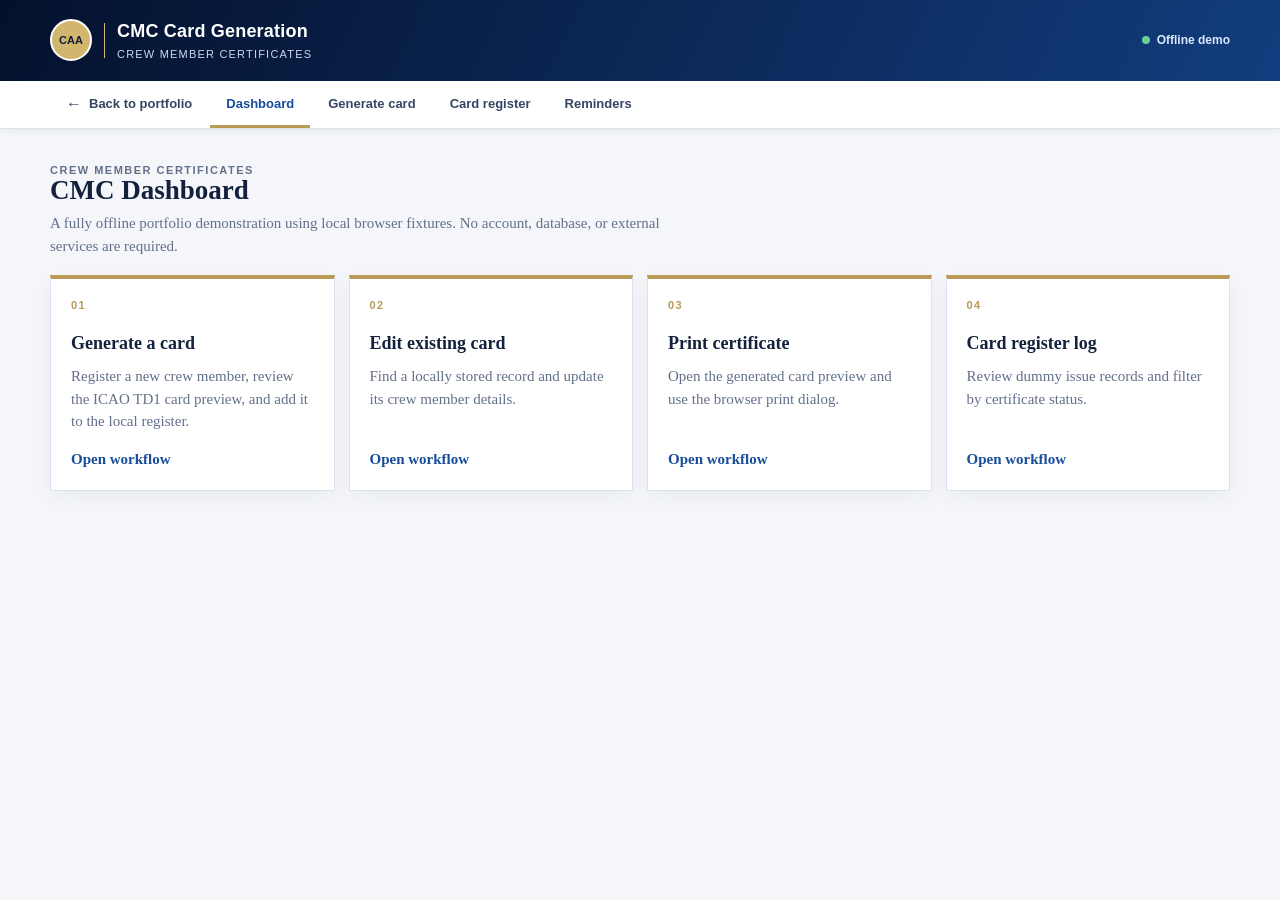
<file: wwwroot/demos/cmccrewcard/index.html>
﻿<!doctype html>
<html lang="en">
<head>
  <meta charset="UTF-8" />
  <link rel="icon" type="image/svg+xml" href="template-logo.svg" />
  <meta name="viewport" content="width=device-width, initial-scale=1.0" />
  <meta name="description" content="Offline Crew Member Certificate generation demo" />
  <title>CMC Card Generation | Portfolio Demo</title>
  <link rel="stylesheet" href="cmc-demo.css" />
</head>
<body>
  <header class="app-header">
    <div class="brand"><span class="brand-mark">CAA</span><span class="brand-divider"></span><div><strong>CMC Card Generation</strong><small>Crew Member Certificates</small></div></div>
    <div class="demo-state"><span></span> Offline demo</div>
  </header>
  <nav class="app-nav" aria-label="Application navigation">
    <a class="portfolio-back" href="/?project=cmccrewcard#cmccrewcard">Back to portfolio</a>
    <button class="nav-link active" data-view="dashboard">Dashboard</button>
    <button class="nav-link" data-view="generate">Generate card</button>
    <button class="nav-link" data-view="registry">Card register</button>
    <button class="nav-link" data-view="reminders">Reminders</button>
  </nav>
  <main id="app" class="app-shell"></main>
  <div id="toast" class="toast" role="status" aria-live="polite"></div>
  <script src="cmc-demo.js"></script>
</body>
</html>
</file>
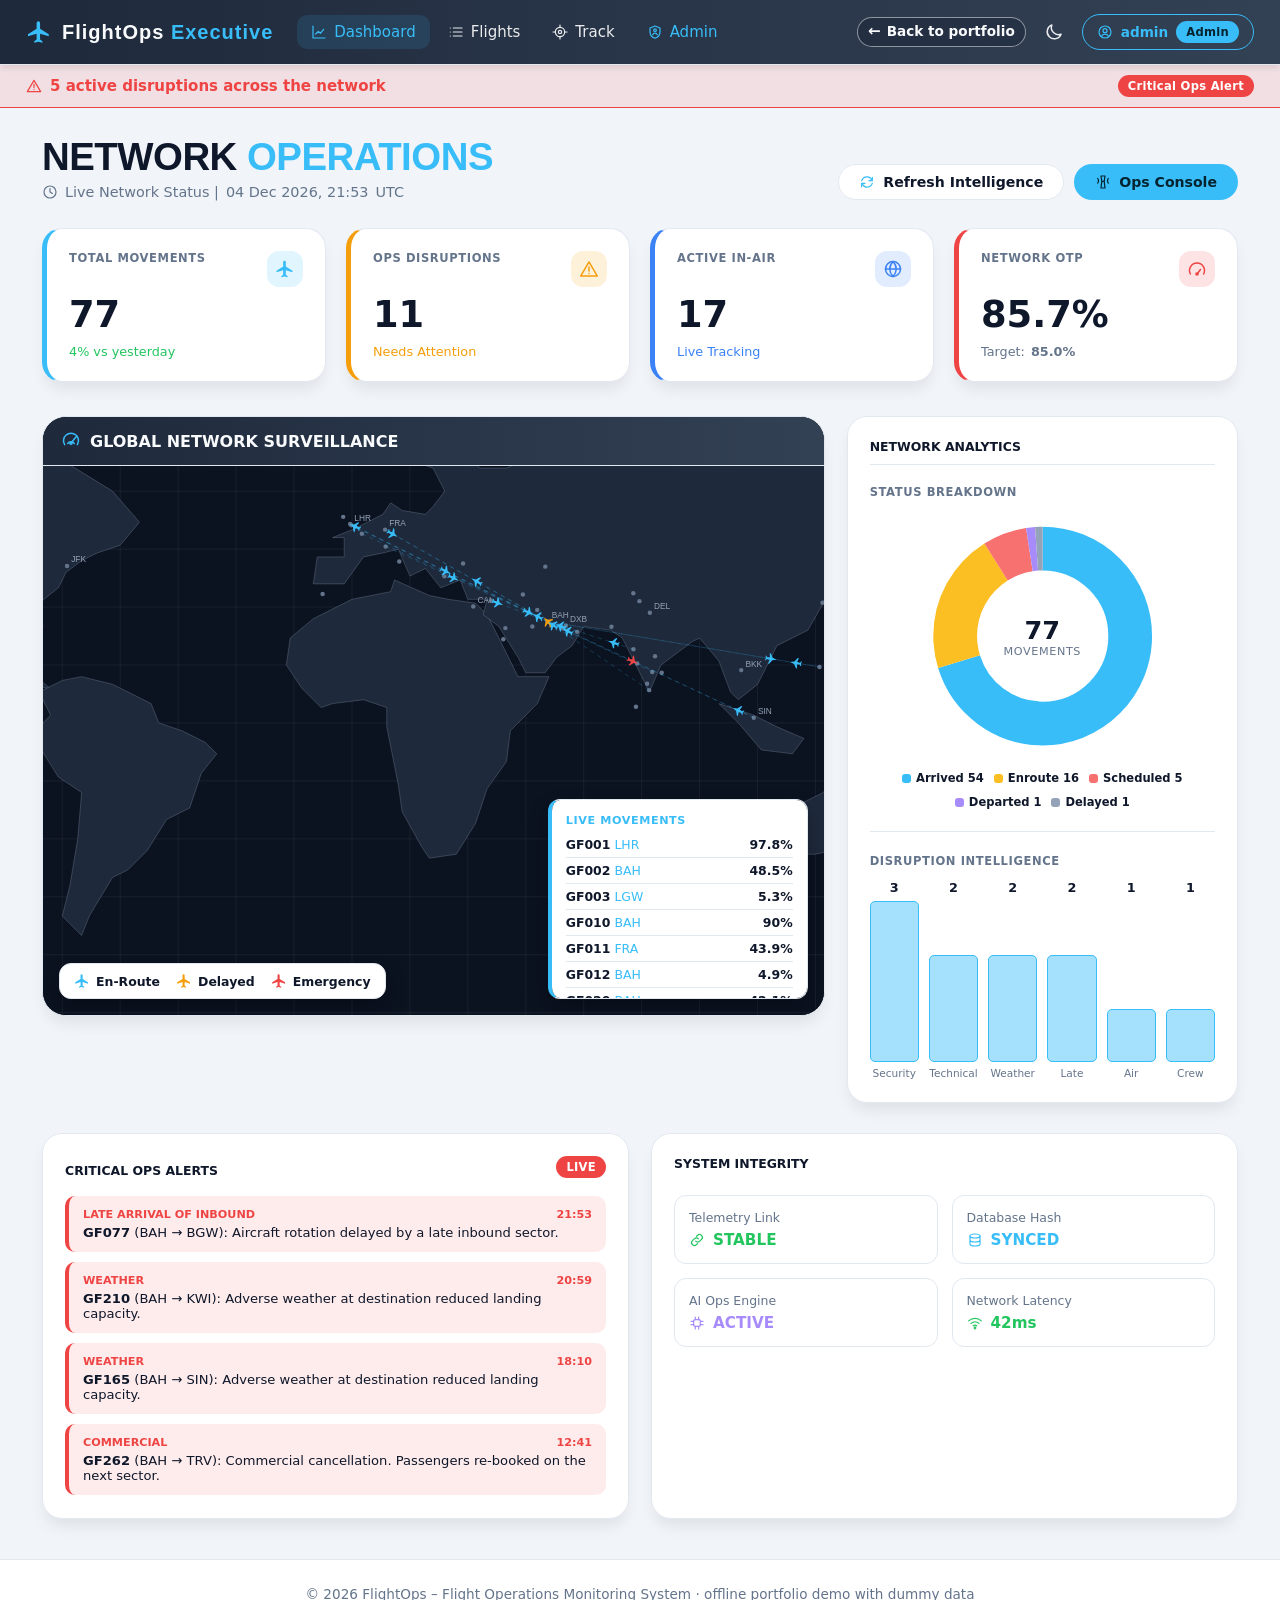
<file: wwwroot/demos/flightops/index.html>
<!doctype html>
<html lang="en">
<head>
    <meta charset="utf-8">
    <meta name="viewport" content="width=device-width, initial-scale=1">
    <meta name="description" content="FlightOps Executive - flight operations monitoring demo with dummy data">
    <title>FlightOps Executive</title>
    <link rel="stylesheet" href="css/site.css">
</head>
<body>

<svg class="icon-sprite" aria-hidden="true" focusable="false">
    <symbol id="i-plane" viewBox="0 0 24 24"><path fill="currentColor" stroke="none" d="M21 16v-2l-8-5V3.6a1.6 1.6 0 0 0-3.2 0V9l-8 5v2l8-2.4V19l-2.2 1.6V22l3.8-1.1L15.2 22v-1.4L13 19v-5.4z"/></symbol>
    <symbol id="i-chart" viewBox="0 0 24 24"><path d="M3 3v18h18M7 15l4-4 3 3 5-6"/></symbol>
    <symbol id="i-list" viewBox="0 0 24 24"><path d="M8 6h13M8 12h13M8 18h13M3.5 6h.01M3.5 12h.01M3.5 18h.01"/></symbol>
    <symbol id="i-target" viewBox="0 0 24 24"><circle cx="12" cy="12" r="7"/><circle cx="12" cy="12" r="2.5"/><path d="M12 1.5v3M12 19.5v3M1.5 12h3M19.5 12h3"/></symbol>
    <symbol id="i-shield" viewBox="0 0 24 24"><path d="M12 3l7.5 3v6c0 4.6-3.2 7.8-7.5 9.3C7.7 19.8 4.5 16.6 4.5 12V6z"/><path d="M12 11.2a2 2 0 1 0 0-4 2 2 0 0 0 0 4zM8.6 16.2c.6-1.6 1.9-2.4 3.4-2.4s2.8.8 3.4 2.4"/></symbol>
    <symbol id="i-moon" viewBox="0 0 24 24"><path d="M20.5 14.6A8.6 8.6 0 0 1 9.4 3.5a8.6 8.6 0 1 0 11.1 11.1z"/></symbol>
    <symbol id="i-sun" viewBox="0 0 24 24"><circle cx="12" cy="12" r="4"/><path d="M12 1.8v2.4M12 19.8v2.4M4.2 4.2l1.7 1.7M18.1 18.1l1.7 1.7M1.8 12h2.4M19.8 12h2.4M4.2 19.8l1.7-1.7M18.1 5.9l1.7-1.7"/></symbol>
    <symbol id="i-alert" viewBox="0 0 24 24"><path d="M12 3.5 22 20.5H2z"/><path d="M12 9.5v5M12 17.4h.01"/></symbol>
    <symbol id="i-globe" viewBox="0 0 24 24"><circle cx="12" cy="12" r="9"/><path d="M3 12h18M12 3c2.6 2.8 3.9 6 3.9 9s-1.3 6.2-3.9 9c-2.6-2.8-3.9-6-3.9-9S9.4 5.8 12 3z"/></symbol>
    <symbol id="i-gauge" viewBox="0 0 24 24"><path d="M4 18a9 9 0 1 1 16 0"/><path d="M12 18l4.2-5.4"/><circle cx="12" cy="18" r="1.3"/></symbol>
    <symbol id="i-radar" viewBox="0 0 24 24"><path d="M4.4 16.4a9 9 0 1 1 15.2 0"/><path d="M8 15a5 5 0 0 1 8 0"/><circle cx="12" cy="14.5" r="1.4"/><path d="M12 14.5 19 6"/></symbol>
    <symbol id="i-route" viewBox="0 0 24 24"><circle cx="5.5" cy="18.5" r="2.5"/><circle cx="18.5" cy="5.5" r="2.5"/><path d="M8 18.5h6a4 4 0 0 0 0-8H10a4 4 0 0 1 0-8h6"/></symbol>
    <symbol id="i-users" viewBox="0 0 24 24"><circle cx="9" cy="8" r="3.4"/><path d="M2.8 20c.6-3.4 3.1-5.4 6.2-5.4s5.6 2 6.2 5.4"/><path d="M16.2 5.1a3.4 3.4 0 0 1 0 6.6M17.6 14.9c2.2.6 3.6 2.4 4 5.1"/></symbol>
    <symbol id="i-plus" viewBox="0 0 24 24"><path d="M12 4.5v15M4.5 12h15"/></symbol>
    <symbol id="i-search" viewBox="0 0 24 24"><circle cx="10.5" cy="10.5" r="6.5"/><path d="M15.2 15.2 21 21"/></symbol>
    <symbol id="i-trash" viewBox="0 0 24 24"><path d="M4.5 6.5h15M9.5 6.5V4.2h5v2.3M6.5 6.5 7.4 21h9.2l.9-14.5M10 10.5v6.5M14 10.5v6.5"/></symbol>
    <symbol id="i-broadcast" viewBox="0 0 24 24"><circle cx="12" cy="9" r="2.2"/><path d="M8.1 5.1a5.5 5.5 0 0 0 0 7.8M15.9 5.1a5.5 5.5 0 0 1 0 7.8M5.3 2.3a9.5 9.5 0 0 0 0 13.4M18.7 2.3a9.5 9.5 0 0 1 0 13.4M12 11.2 10.5 22h3z"/></symbol>
    <symbol id="i-check" viewBox="0 0 24 24"><circle cx="12" cy="12" r="9"/><path d="m8 12.2 2.8 2.8L16.2 9.5"/></symbol>
    <symbol id="i-tower" viewBox="0 0 24 24"><path d="M9 3h6l-1.2 8h-3.6zM10.2 11h3.6L15 21H9zM4 6.5C5.6 8 5.6 12 4 13.5M20 6.5c-1.6 1.5-1.6 5.5 0 7"/></symbol>
    <symbol id="i-ban" viewBox="0 0 24 24"><circle cx="12" cy="12" r="9"/><path d="M5.6 5.6 18.4 18.4"/></symbol>
    <symbol id="i-clock" viewBox="0 0 24 24"><circle cx="12" cy="12" r="9"/><path d="M12 6.8V12l3.6 2.2"/></symbol>
    <symbol id="i-undo" viewBox="0 0 24 24"><path d="M4 5v5h5"/><path d="M4.6 10a8 8 0 1 1 .6 6.4"/></symbol>
    <symbol id="i-back" viewBox="0 0 24 24"><path d="M20 12H4M10 6l-6 6 6 6"/></symbol>
    <symbol id="i-user" viewBox="0 0 24 24"><circle cx="12" cy="12" r="9"/><circle cx="12" cy="10" r="3"/><path d="M6.3 19c1.1-2.4 3.2-3.7 5.7-3.7s4.6 1.3 5.7 3.7"/></symbol>
    <symbol id="i-logout" viewBox="0 0 24 24"><path d="M14 4.5H6.5A1.5 1.5 0 0 0 5 6v12a1.5 1.5 0 0 0 1.5 1.5H14M17 8.5l3.5 3.5L17 15.5M20 12H10"/></symbol>
    <symbol id="i-filter" viewBox="0 0 24 24"><path d="M3.5 5h17l-6.6 7.8V20l-3.8-2.2v-5z"/></symbol>
    <symbol id="i-database" viewBox="0 0 24 24"><ellipse cx="12" cy="6" rx="7.5" ry="3"/><path d="M4.5 6v12c0 1.7 3.4 3 7.5 3s7.5-1.3 7.5-3V6M4.5 12c0 1.7 3.4 3 7.5 3s7.5-1.3 7.5-3"/></symbol>
    <symbol id="i-link" viewBox="0 0 24 24"><path d="M10 13.8a4.2 4.2 0 0 0 6 0l2.8-2.8a4.2 4.2 0 1 0-6-6l-1.4 1.4M14 10.2a4.2 4.2 0 0 0-6 0L5.2 13a4.2 4.2 0 1 0 6 6l1.4-1.4"/></symbol>
    <symbol id="i-chip" viewBox="0 0 24 24"><rect x="7" y="7" width="10" height="10" rx="2"/><path d="M9.5 3v4M14.5 3v4M9.5 17v4M14.5 17v4M3 9.5h4M3 14.5h4M17 9.5h4M17 14.5h4"/></symbol>
    <symbol id="i-wifi" viewBox="0 0 24 24"><path d="M2.5 8.8a14 14 0 0 1 19 0M6 12.5a9 9 0 0 1 12 0M9.4 16.2a4.2 4.2 0 0 1 5.2 0"/><circle cx="12" cy="19.5" r="1.2"/></symbol>
    <symbol id="i-refresh" viewBox="0 0 24 24"><path d="M20 5v5h-5M4 19v-5h5"/><path d="M19.4 10a8 8 0 0 0-14-2.6L4 10M4.6 14a8 8 0 0 0 14 2.6L20 14"/></symbol>
    <symbol id="i-close" viewBox="0 0 24 24"><path d="M6 6l12 12M18 6 6 18"/></symbol>
</svg>

<!-- ================= NAVBAR ================= -->
<nav class="navbar">
    <a class="navbar-brand" href="#/dashboard">
        <svg class="ico ico-lg text-info"><use href="#i-plane"></use></svg>
        <span>FlightOps <span class="text-info">Executive</span></span>
    </a>

    <div class="nav-links">
        <a class="nav-link" data-route="dashboard" href="#/dashboard"><svg class="ico"><use href="#i-chart"></use></svg> Dashboard</a>
        <a class="nav-link" data-route="flights" href="#/flights"><svg class="ico"><use href="#i-list"></use></svg> Flights</a>
        <a class="nav-link" data-route="track" href="#/track"><svg class="ico"><use href="#i-target"></use></svg> Track</a>
        <a class="nav-link nav-admin" data-route="admin" href="#/admin"><svg class="ico"><use href="#i-shield"></use></svg> Admin</a>
    </div>

    <div class="nav-actions">
        <a class="portfolio-link" href="/?project=flightops#flightops">Back to portfolio</a>
        <button id="darkModeToggle" class="theme-btn" title="Toggle theme" aria-label="Toggle theme">
            <svg class="ico ico-md"><use href="#i-moon"></use></svg>
        </button>
        <div class="user-chip">
            <svg class="ico"><use href="#i-user"></use></svg>
            <span>admin</span>
            <span class="badge badge-info">Admin</span>
        </div>
    </div>
</nav>

<!-- ================= GLOBAL ALERT BAR ================= -->
<div id="alertsContainer" class="alert-bar" style="display:none;">
    <div class="alert-bar-inner">
        <div id="alertsMessage" class="alert-bar-text"></div>
        <span class="badge badge-danger">Critical Ops Alert</span>
    </div>
</div>

<!-- ================= CONTENT ================= -->
<main class="container" id="app"></main>

<footer>
    <span id="footerYear"></span> FlightOps &ndash; Flight Operations Monitoring System &middot; offline portfolio demo with dummy data
</footer>

<!-- ================= MODALS ================= -->
<div class="modal" id="alertsModal" aria-hidden="true">
    <div class="modal-backdrop" data-close-modal></div>
    <div class="modal-panel" role="dialog" aria-modal="true">
        <div class="modal-header modal-header-warning">
            <h5><svg class="ico text-danger"><use href="#i-alert"></use></svg> Active Disruptions</h5>
            <button class="icon-button" data-close-modal aria-label="Close"><svg class="ico"><use href="#i-close"></use></svg></button>
        </div>
        <div class="modal-body" id="alertsDetails"></div>
    </div>
</div>

<div class="modal" id="opsModal" aria-hidden="true">
    <div class="modal-backdrop" data-close-modal></div>
    <div class="modal-panel modal-console" role="dialog" aria-modal="true">
        <div class="modal-header">
            <h5 class="text-info"><svg class="ico"><use href="#i-tower"></use></svg> OPERATIONS CONSOLE</h5>
            <button class="icon-button" data-close-modal aria-label="Close"><svg class="ico"><use href="#i-close"></use></svg></button>
        </div>
        <div class="modal-body">
            <div class="ops-actions">
                <button class="btn btn-outline-danger btn-tall" data-sim="CANCEL"><svg class="ico ico-lg"><use href="#i-ban"></use></svg><span>Force Cancellation</span></button>
                <button class="btn btn-outline-warning btn-tall" data-sim="DELAY"><svg class="ico ico-lg"><use href="#i-clock"></use></svg><span>Inject Massive Delay</span></button>
                <button class="btn btn-outline-info btn-tall" data-sim="RESET"><svg class="ico ico-lg"><use href="#i-undo"></use></svg><span>Reset Simulation</span></button>
            </div>
            <div class="ops-log-wrap">
                <h6>Ops Console Output</h6>
                <pre id="opsLog">[SYS] Ready for command input...</pre>
            </div>
        </div>
    </div>
</div>

<div class="modal" id="formModal" aria-hidden="true">
    <div class="modal-backdrop" data-close-modal></div>
    <div class="modal-panel" role="dialog" aria-modal="true">
        <div class="modal-header">
            <h5 id="formModalTitle">Form</h5>
            <button class="icon-button" data-close-modal aria-label="Close"><svg class="ico"><use href="#i-close"></use></svg></button>
        </div>
        <div class="modal-body" id="formModalBody"></div>
    </div>
</div>

<div id="toast" role="status" aria-live="polite"></div>

<script src="js/data.js"></script>
<script src="js/app.js"></script>
</body>
</html>
</file>
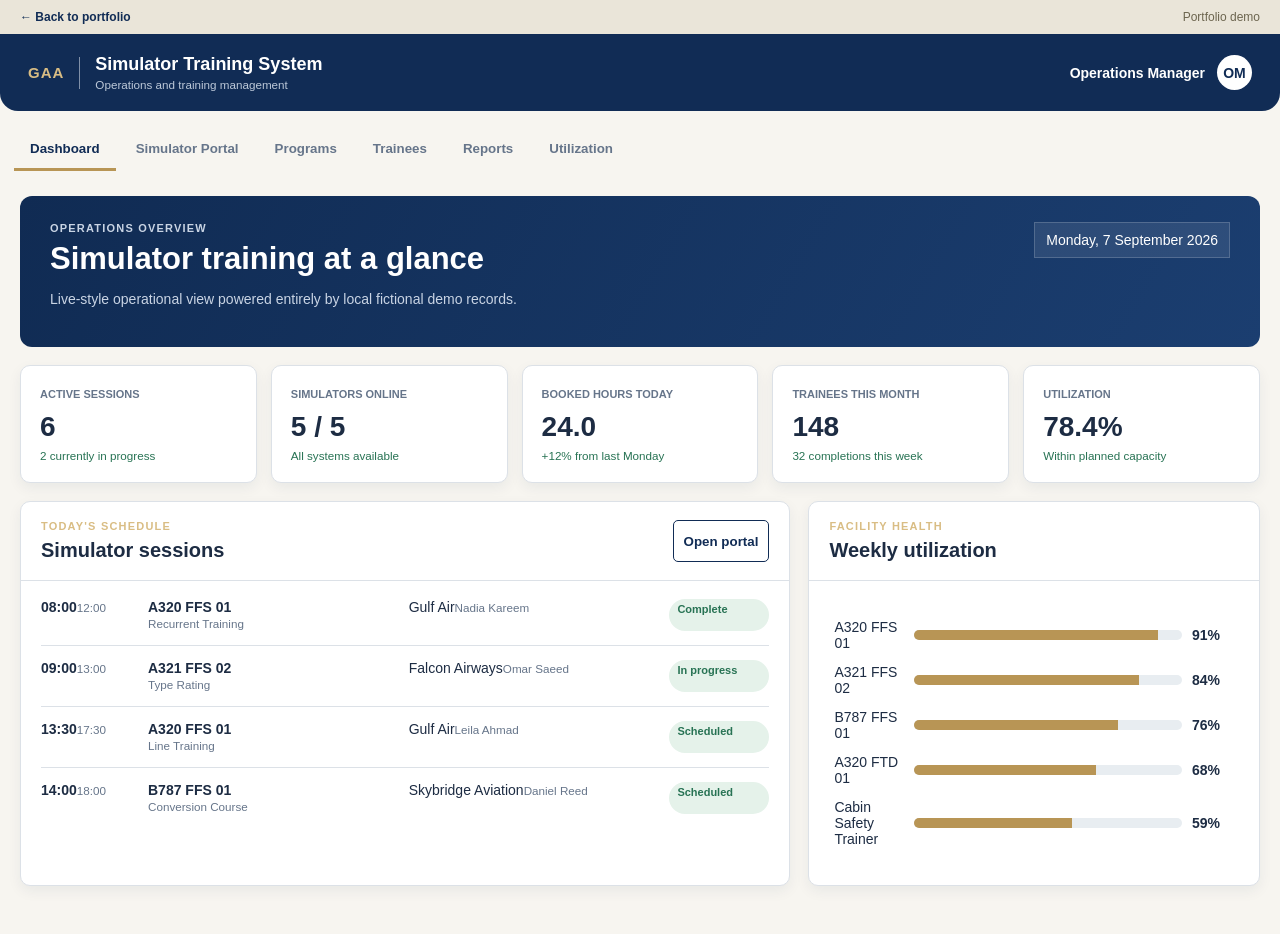
<file: wwwroot/demos/gaasimulator/index.html>
<!doctype html>
<html lang="en">
<head>
  <meta charset="utf-8">
  <meta name="viewport" content="width=device-width, initial-scale=1">
  <title>GAA Simulator Training System</title>
  <link rel="stylesheet" href="site.css">
</head>
<body>
  <div class="portfolio-row"><a href="/?project=gaasimulator#gaasimulator">&larr; Back to portfolio</a><span>Portfolio demo</span></div>
  <header class="header">
    <div class="brand"><b>GAA</b><i></i><div><strong>Simulator Training System</strong><small>Operations and training management</small></div></div>
    <div class="operator"><span>Operations Manager</span><b>OM</b></div>
  </header>
  <nav class="nav" aria-label="Training system views">
    <button class="active" data-view="dashboard">Dashboard</button>
    <button data-view="portal">Simulator Portal</button>
    <button data-view="programs">Programs</button>
    <button data-view="trainees">Trainees</button>
    <button data-view="reports">Reports</button>
    <button data-view="utilization">Utilization</button>
  </nav>
  <main id="app"></main>
  <script src="app.js"></script>
</body>
</html>
</file>
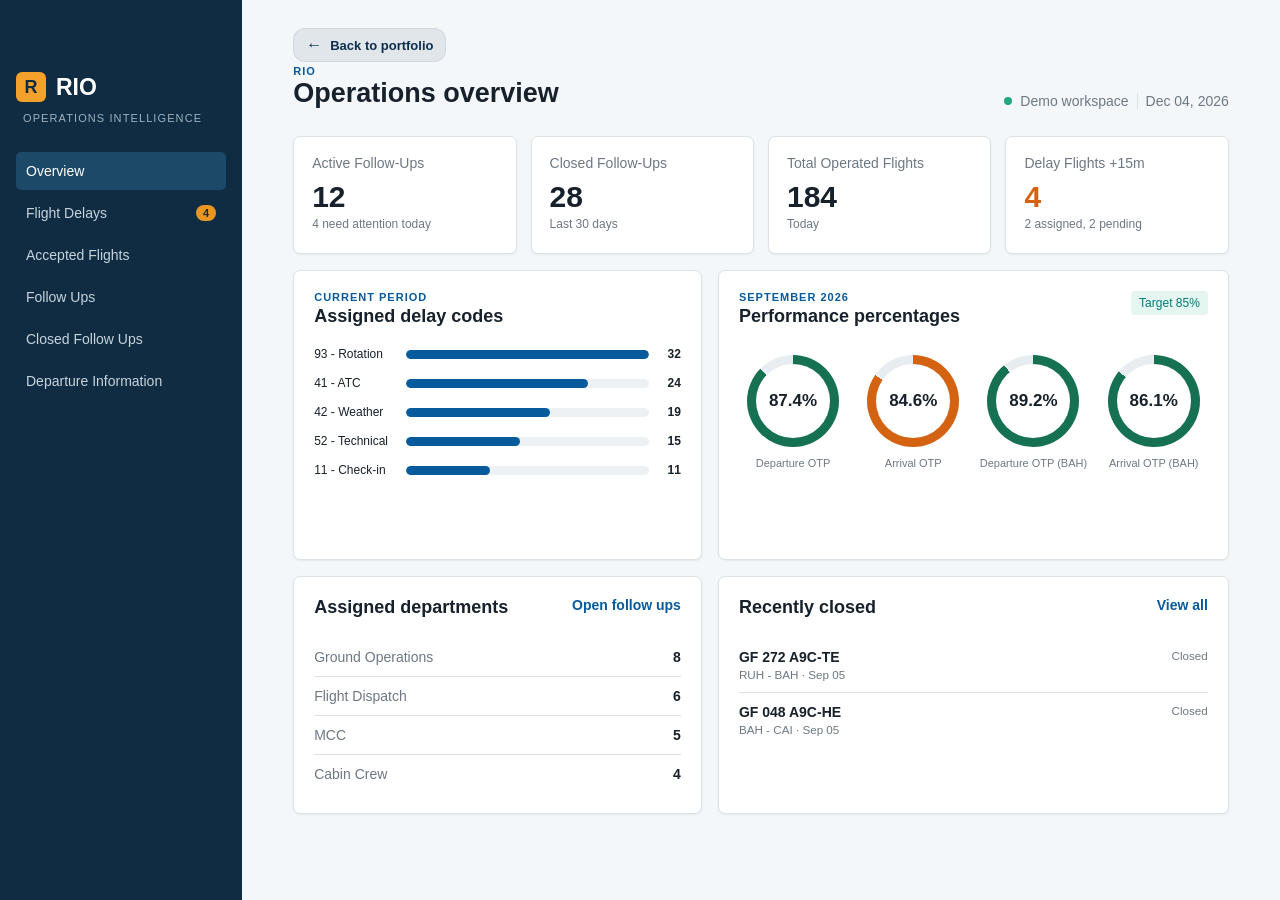
<file: wwwroot/demos/rio/index.html>
<!doctype html>
<html lang="en">
<head>
    <meta charset="utf-8">
    <meta name="viewport" content="width=device-width, initial-scale=1">
    <meta name="description" content="RIO flight operations follow-up demonstration">
    <title>RIO | Flight Follow Up</title>
    <link rel="stylesheet" href="css/site.css">
</head>
<body>
    <div class="app-shell">
        <aside class="sidebar">
            <a class="brand" href="#dashboard" data-view="dashboard" aria-label="RIO dashboard">
                <span class="brand-mark">R</span><span>RIO</span>
            </a>
            <p class="brand-caption">Operations intelligence</p>
            <nav class="nav-list" aria-label="Main navigation">
                <button class="nav-item active" data-view="dashboard"><span>Overview</span></button>
                <button class="nav-item" data-view="delays"><span>Flight Delays</span><b id="delayCount">4</b></button>
                <button class="nav-item" data-view="accepted"><span>Accepted Flights</span></button>
                <button class="nav-item" data-view="followups"><span>Follow Ups</span></button>
                <button class="nav-item" data-view="closed"><span>Closed Follow Ups</span></button>
                <button class="nav-item" data-view="dis"><span>Departure Information</span></button>
            </nav>
        </aside>

        <main class="main-content">
            <header class="topbar">
                <div class="header-left">
                    <a class="return-link" href="/?project=rio#rio">Back to portfolio</a>
                    <div class="title-block">
                        <span class="eyebrow">RIO</span>
                        <h1 id="pageTitle">Operations overview</h1>
                    </div>
                </div>
                <div class="topbar-meta"><span class="live-dot"></span><span>Demo workspace</span><time id="today"></time></div>
            </header>

            <section class="view active" id="dashboardView">
                <div class="metrics">
                    <article class="metric"><span>Active Follow-Ups</span><strong id="activeMetric">12</strong><small>4 need attention today</small></article>
                    <article class="metric"><span>Closed Follow-Ups</span><strong id="closedMetric">28</strong><small>Last 30 days</small></article>
                    <article class="metric"><span>Total Operated Flights</span><strong>184</strong><small>Today</small></article>
                    <article class="metric warning"><span>Delay Flights +15m</span><strong id="delayMetric">4</strong><small>2 assigned, 2 pending</small></article>
                </div>
                <div class="dashboard-grid">
                    <article class="panel bars-panel"><div class="panel-heading"><div><span class="eyebrow">Current period</span><h2>Assigned delay codes</h2></div></div><div id="barChart" class="bar-chart"></div></article>
                    <article class="panel performance-panel"><div class="panel-heading"><div><span class="eyebrow">September 2026</span><h2>Performance percentages</h2></div><span class="benchmark">Target 85%</span></div><div class="dials" id="dials"></div></article>
                    <article class="panel departments"><div class="panel-heading"><h2>Assigned departments</h2><button class="text-button" data-view="followups">Open follow ups</button></div><div id="departmentList" class="department-list"></div></article>
                    <article class="panel recent"><div class="panel-heading"><h2>Recently closed</h2><button class="text-button" data-view="closed">View all</button></div><div id="recentList" class="recent-list"></div></article>
                </div>
            </section>

            <section class="view" id="tableView">
                <article class="panel data-panel">
                    <div class="panel-heading table-heading"><div><span class="eyebrow" id="tableEyebrow">Operational queue</span><h2 id="tableTitle">Flight Delays</h2></div><button class="secondary-button" id="calculatorButton" title="Open date calculator">Date calculator</button></div>
                    <div class="filter-row"><label class="search"><span>Search</span><input id="searchInput" type="search" placeholder="Flight, registration, route, delay code"></label><label><span>Delay group</span><select id="groupFilter"><option value="">All groups</option><option>Airport</option><option>Operational</option><option>Technical</option></select></label><label><span>From</span><input id="fromDate" type="date"></label><label><span>To</span><input id="toDate" type="date"></label></div>
                    <div class="table-wrap"><table><thead><tr><th data-sort="reg">REG</th><th data-sort="flight">Flight</th><th data-sort="date">Date</th><th>Route</th><th data-sort="std">STD</th><th>ATD</th><th>STA</th><th>ATA</th><th>Delay codes</th><th>Delay times</th><th>Actions</th></tr></thead><tbody id="flightRows"></tbody></table></div>
                    <p class="empty-state" id="emptyState" hidden>No flights match the current filters.</p>
                </article>
            </section>

            <section class="view" id="disView">
                <div class="dis-header"><div><span class="eyebrow">Flight record</span><h2>Departure Information Sheet</h2></div><span class="history-pill">Loaded from history</span></div>
                <div class="flight-summary"><div><span>Flight number</span><b>GF 104</b></div><div><span>Flight date</span><b>07 Sep 2026</b></div><div><span>Origin</span><b>DMM</b></div><div><span>Destination</span><b>BAH</b></div></div>
                <div class="dis-tabs" role="tablist"><button class="dis-tab active" data-dis-tab="csm">CSM Check<small>Incomplete</small></button><button class="dis-tab" data-dis-tab="special">Special Assistance<small>Complete</small></button><button class="dis-tab" data-dis-tab="checklist">Check List<small>Complete</small></button><button class="dis-tab" data-dis-tab="load">Customer Load<small>Complete</small></button><button class="dis-tab" data-dis-tab="remarks">Remarks<small>Complete</small></button></div>
                <article class="panel dis-content" id="disContent"></article>
                <div class="dis-actions"><button class="secondary-button" data-view="dashboard">Back</button><button class="primary-button" id="submitSheet">Submit sheet</button></div>
            </section>
        </main>
    </div>

    <dialog id="flightDialog" class="dialog"><div class="dialog-header"><div><span class="eyebrow" id="dialogEyebrow">Follow up</span><h2 id="dialogTitle">Flight details</h2></div><button class="icon-button" id="closeDialog" aria-label="Close dialog">x</button></div><div id="dialogContent"></div></dialog>
    <dialog id="calculatorDialog" class="dialog calculator"><div class="dialog-header"><div><span class="eyebrow">Utility</span><h2>Date calculator</h2></div><button class="icon-button" data-close-calculator aria-label="Close calculator">x</button></div><label>From<input type="date" id="calcFrom" value="2026-09-01"></label><label>To<input type="date" id="calcTo" value="2026-09-07"></label><button class="primary-button" id="calculate">Calculate difference</button><output id="calcResult">Choose two dates to calculate.</output></dialog>
    <div id="toast" role="status" aria-live="polite"></div>
    <script src="js/site.js"></script>
</body>
</html>
</file>
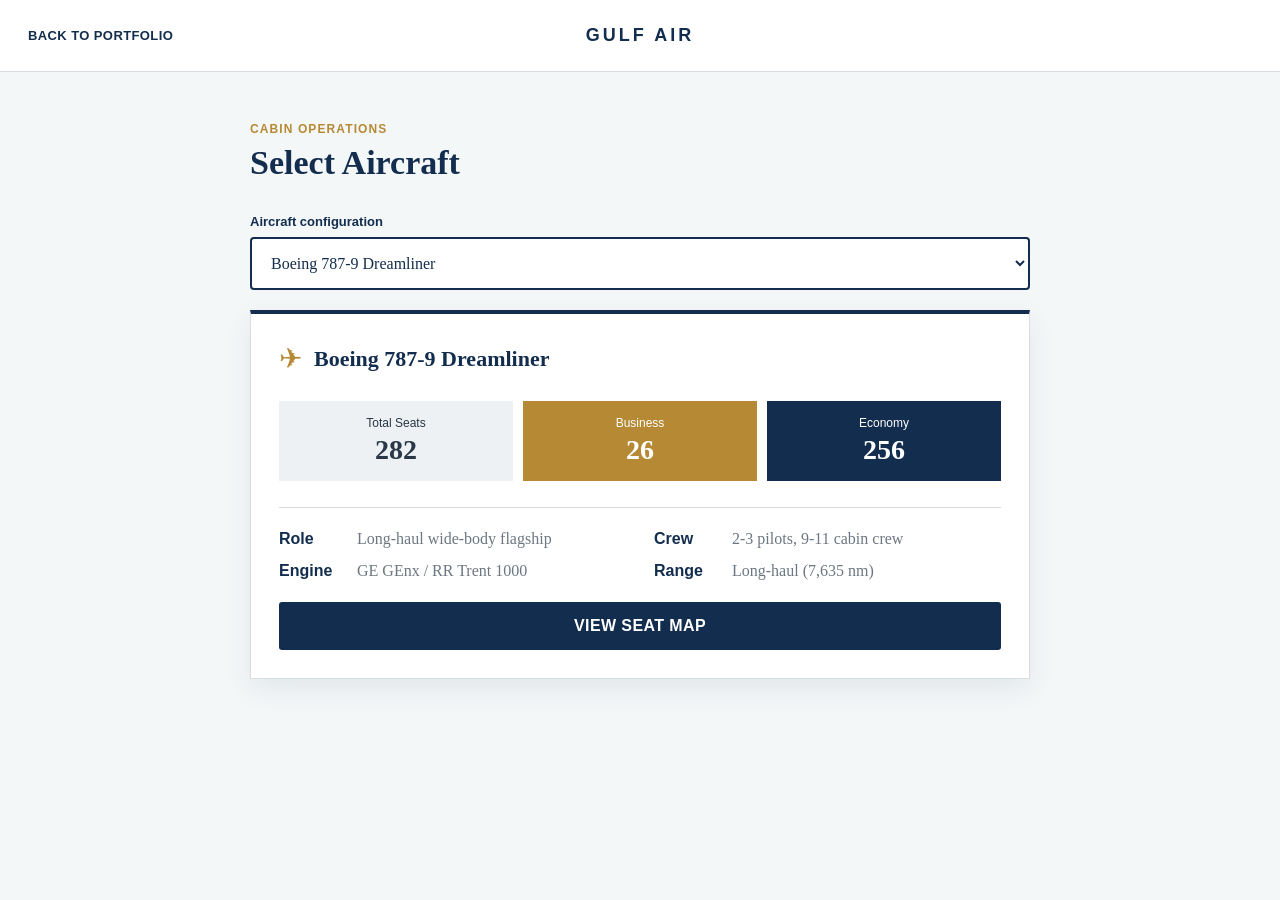
<file: wwwroot/demos/seatmap/index.html>
<!DOCTYPE html>
<html lang="en">
<head>
    <meta charset="UTF-8">
    <meta name="viewport" content="width=device-width, initial-scale=1.0">
    <meta name="description" content="Interactive Seat Map Application demonstration.">
    <title>Seat Map Application</title>
    <link rel="stylesheet" href="seatmap.css">
</head>
<body>
    <header class="app-header">
        <a class="back-link" href="/?project=seatmap#seatmap" aria-label="Back to portfolio">Back to portfolio</a>
        <div class="brand">GULF AIR</div>
        <button class="text-button" id="backButton" type="button" hidden>Back</button>
    </header>

    <main>
        <section class="selection-screen" id="selectionScreen" aria-labelledby="selectTitle">
            <div class="content-wrap">
                <p class="eyebrow">Cabin operations</p>
                <h1 id="selectTitle">Select Aircraft</h1>
                <label class="field-label" for="aircraftPicker">Aircraft configuration</label>
                <select id="aircraftPicker" class="aircraft-picker"></select>

                <article class="details-card" id="detailsCard">
                    <div class="aircraft-name"><span aria-hidden="true">&#9992;</span><h2 id="aircraftName"></h2></div>
                    <div class="seat-counts">
                        <div><span>Total Seats</span><strong id="totalSeats"></strong></div>
                        <div><span>Business</span><strong id="businessSeats"></strong></div>
                        <div><span>Economy</span><strong id="economySeats"></strong></div>
                    </div>
                    <dl class="aircraft-details">
                        <div><dt>Role</dt><dd id="role"></dd></div>
                        <div><dt>Crew</dt><dd id="crew"></dd></div>
                        <div><dt>Engine</dt><dd id="engine"></dd></div>
                        <div><dt>Range</dt><dd id="range"></dd></div>
                    </dl>
                    <button class="primary-button" id="viewMapButton" type="button">View Seat Map</button>
                </article>
            </div>
        </section>

        <section class="map-screen" id="mapScreen" aria-labelledby="mapTitle" hidden>
            <div class="map-heading">
                <div><p class="eyebrow">Aircraft configuration</p><h1 id="mapTitle"></h1><p id="mapSeatCount"></p></div>
                <div class="selection-summary" id="selectionSummary" aria-live="polite">No seat selected</div>
            </div>
            <div class="map-layout">
                <aside class="legend" aria-label="Seat legend">
                    <h2>Seat Legend</h2>
                    <span><i class="business"></i>Business</span>
                    <span><i class="economy"></i>Economy</span>
                    <span><i class="exit"></i>Exit Row</span>
                    <span><i class="reserved"></i>Reserved</span>
                    <span><i class="selected"></i>Selected</span>
                </aside>
                <div class="map-viewport"><div class="aircraft" id="seatMap" aria-label="Interactive aircraft seat map"></div></div>
                <aside class="seat-panel" id="seatPanel" aria-live="polite">
                    <p class="panel-caption">Seat details</p>
                    <h2>Select a seat</h2>
                    <p>Choose an available seat to see its cabin features and service notes.</p>
                </aside>
            </div>
        </section>
    </main>
    <script src="seatmap.js"></script>
</body>
</html>
</file>
<file: wwwroot/demos/cmccrewcard/cmc-demo.css>
:root { --navy:#071b42; --blue:#174d9b; --gold:#b99a56; --ink:#13213c; --muted:#63708a; --line:#dce3ef; --paper:#f4f6fa; --white:#fff; --success:#147548; }
* { box-sizing:border-box; } body { margin:0; color:var(--ink); background:var(--paper); font:15px/1.5 Georgia, 'Times New Roman', serif; }
button, input, select { font:inherit; } button { cursor:pointer; } .portfolio-back { display:flex; align-items:center; padding:14px 16px 12px; color:#354563; border-bottom:3px solid transparent; text-decoration:none; white-space:nowrap; font:700 13px Arial,sans-serif; } .portfolio-back::before { content:'\2190'; margin-right:7px; font-size:16px; } .portfolio-back:hover { color:var(--blue); border-bottom-color:var(--gold); }
.app-header { padding:18px max(24px, calc((100vw - 1180px)/2)); display:flex; align-items:center; justify-content:space-between; gap:18px; color:#fff; background:linear-gradient(115deg,#04112c,#123d7e); }
.brand { display:flex; gap:12px; align-items:center; font-family:Arial,sans-serif; } .brand-mark { display:grid; place-items:center; width:42px; height:42px; color:#101d37; background:#d2b66d; border:2px solid #fff; border-radius:50%; font-size:11px; font-weight:800; } .brand-divider { width:1px; height:35px; background:#d2b66d; } .brand strong,.brand small { display:block; } .brand strong { font-size:18px; letter-spacing:.2px; } .brand small { margin-top:1px; color:#cbd8ee; font-size:11px; letter-spacing:1.2px; text-transform:uppercase; }
.demo-state { display:flex; align-items:center; gap:7px; color:#dce8fb; font:600 12px Arial,sans-serif; } .demo-state span { width:8px;height:8px;border-radius:50%;background:#65d197; }
.app-nav { display:flex; gap:2px; padding:0 max(24px, calc((100vw - 1180px)/2)); background:#fff; border-bottom:1px solid var(--line); box-shadow:0 2px 6px #071b4210; } .nav-link { padding:14px 16px 12px; color:#354563; background:none; border:0; border-bottom:3px solid transparent; font:700 13px Arial,sans-serif; } .nav-link:hover,.nav-link.active { color:var(--blue); border-bottom-color:var(--gold); }
.app-shell { width:min(1180px, calc(100% - 32px)); margin:28px auto 60px; }.page-heading { display:flex; justify-content:space-between; align-items:end; gap:18px; margin-bottom:18px; }.eyebrow { margin:0 0 5px; color:var(--gold); font:700 11px Arial,sans-serif; letter-spacing:1.5px;text-transform:uppercase; }.page-heading h1 { margin:0; font-size:27px; line-height:1.1; }.page-heading p { max-width:650px; margin:7px 0 0; color:var(--muted); }
.dashboard-grid { display:grid; grid-template-columns:repeat(4,1fr); gap:14px; }.workflow { min-height:216px; padding:20px; display:flex; flex-direction:column; border:1px solid var(--line); border-top:4px solid var(--gold); background:#fff; box-shadow:0 7px 18px #0c23420c; }.workflow strong { margin:14px 0 8px; font-size:18px; }.workflow p { flex:1; margin:0; color:var(--muted); }.workflow button { padding:9px 0 0; color:var(--blue); background:none; border:0; text-align:left; font-weight:700; }
.panel { background:#fff; border:1px solid var(--line); box-shadow:0 7px 18px #0c23420c; }.panel-header { padding:18px 21px; border-bottom:1px solid var(--line); }.panel-header h2 { margin:0; font-size:20px; }.panel-header p { margin:4px 0 0;color:var(--muted); }.panel-body { padding:21px; }.form-grid { display:grid; grid-template-columns:repeat(3, minmax(0,1fr)); gap:16px; }.field { display:grid; gap:6px; }.field label { font:700 12px Arial,sans-serif; }.field input,.field select,.filter { width:100%; padding:10px; border:1px solid #bcc9dd; border-radius:4px; color:var(--ink); background:#fff; }.field input:focus,.field select:focus,.filter:focus { border-color:var(--blue); outline:2px solid #174d9b20; }.file-note { color:var(--muted); font-size:11px; }
.actions { display:flex; flex-wrap:wrap; gap:10px; margin-top:22px; }.primary,.secondary,.table-action { padding:10px 15px; border-radius:4px; border:1px solid transparent; font:700 13px Arial,sans-serif; }.primary { color:#fff; background:var(--blue); }.primary:hover { background:#0f3d7e; }.secondary { color:#263b60; background:#f4f6fa; border-color:#bdcadf; }.preview-layout { display:grid; grid-template-columns:minmax(0,1fr) 365px; align-items:start; gap:22px; margin-top:24px; }.preview-layout .panel { min-width:0; }
.id-card { width:100%; aspect-ratio:1.586; position:relative; overflow:hidden; padding:22px; color:#071b42; background:linear-gradient(125deg,#fff 0%,#edf3fb 55%,#fff 100%); border:1px solid #9eafc9; box-shadow:0 10px 22px #071b4230; font-family:Arial,sans-serif; }.id-card:before { content:'CIVIL AVIATION AFFAIRS'; position:absolute; top:42%; left:-10%; color:#174d9b09; font-size:32px; font-weight:800; transform:rotate(-31deg); white-space:nowrap; }.card-title { display:flex; align-items:center; justify-content:space-between; border-bottom:2px solid var(--gold); padding-bottom:8px; font-size:10px; font-weight:800; text-transform:uppercase; }.card-title img { width:29px; height:29px; object-fit:contain; }.card-body { position:relative; display:grid; grid-template-columns:29% 1fr; gap:17px; padding-top:14px; }.portrait { display:grid; place-items:center; height:138px; overflow:hidden; background:#dae1eb; color:#60708b; font-size:11px; }.portrait img { width:100%;height:100%;object-fit:cover; }.card-data { display:grid; grid-template-columns:1fr 1fr; gap:10px 18px; }.card-data div { min-width:0; }.card-data small { display:block; color:#596881; font-size:8px; font-weight:700; text-transform:uppercase; }.card-data b { display:block; overflow:hidden; text-overflow:ellipsis; white-space:nowrap; font-size:11px; }.mrz { position:absolute; left:22px; right:22px; bottom:12px; margin:0; font:9px/1.1 'Courier New',monospace; letter-spacing:1px; white-space:pre; }.card-note { margin:12px 0 0; color:var(--muted); font-size:12px; }
.toolbar { display:flex; justify-content:space-between; align-items:end; gap:15px; padding:16px 20px; background:#f6f8fc; border-bottom:1px solid var(--line); }.toolbar label { display:block; margin-bottom:4px; font:700 11px Arial,sans-serif; }.toolbar .filter { min-width:210px; }.table-wrap { overflow:auto; }.register { width:100%; border-collapse:collapse; font-family:Arial,sans-serif; font-size:13px; }.register th { padding:12px 14px; color:#fff; background:#0b2454; text-align:left; font-size:10px; letter-spacing:.7px; text-transform:uppercase; white-space:nowrap; }.register td { padding:13px 14px; border-bottom:1px solid #e4e9f1; white-space:nowrap; }.register tr:hover td { background:#f7faff; }.badge { display:inline-block;padding:3px 7px;border-radius:999px;color:#14653c;background:#e3f5e9;font-size:10px;font-weight:800; }.badge.renewal { color:#76520b;background:#fbf0d9; }.table-action { padding:6px 9px; color:var(--blue); background:#eff5ff; border-color:#cbd8ed; font-size:11px; }
.reminder-list { display:grid; gap:10px; }.reminder { display:flex; align-items:center; justify-content:space-between; gap:16px; padding:15px 17px; border:1px solid var(--line); background:#fff; }.reminder p { margin:2px 0 0;color:var(--muted); }.toggle { width:42px;height:24px;border:0;border-radius:14px;background:#b8c3d3;position:relative; }.toggle:after { content:'';position:absolute;top:3px;left:3px;width:18px;height:18px;border-radius:50%;background:#fff;transition:.15s; }.toggle.on { background:var(--success); }.toggle.on:after { left:21px; }.toast { position:fixed; right:20px; bottom:20px; z-index:20; opacity:0; transform:translateY(8px); padding:11px 14px; color:#fff; background:#123c76; box-shadow:0 8px 22px #071b4240; transition:.2s; font:600 13px Arial,sans-serif; pointer-events:none; }.toast.show { opacity:1;transform:translateY(0); }
@media (max-width:900px) { .dashboard-grid { grid-template-columns:repeat(2,1fr); }.preview-layout { grid-template-columns:1fr; }.id-card { max-width:520px; }.form-grid { grid-template-columns:repeat(2,1fr); } }
@media (max-width:600px) { .app-header { padding:18px 16px 16px; }.portfolio-back { padding-inline:10px; }.app-nav { overflow:auto;padding:0 12px; }.nav-link { padding-inline:12px;white-space:nowrap; }.app-shell { width:min(100% - 24px,1180px); margin-top:20px; }.page-heading { display:block; }.dashboard-grid,.form-grid { grid-template-columns:1fr; }.panel-body { padding:16px; }.toolbar { align-items:stretch;flex-direction:column; }.toolbar .filter { min-width:0; }.id-card { padding:13px; }.portrait { height:105px; }.card-body { gap:10px;padding-top:10px; }.card-data { gap:7px 8px; }.card-data b { font-size:8px; }.mrz { left:13px;right:13px;bottom:7px;font-size:6px;letter-spacing:.2px; }.card-title { font-size:7px; }.card-title b { font-size:10px; } }
@media print { .portfolio-back,.app-header,.app-nav,.page-heading,.panel:not(.print-only),.card-note,.actions,.toast { display:none!important; } body { background:#fff; }.app-shell { width:100%; margin:0; }.preview-layout { display:block; }.print-only { display:block!important; border:0;box-shadow:none; }.id-card { width:85.6mm;height:53.98mm;box-shadow:none; } }
</file>
<file: wwwroot/demos/gaasimulator/site.css>
:root{--navy:#112c55;--ink:#1d2c43;--muted:#66758a;--paper:#f7f5f0;--line:#dce1e7;--gold:#b89555;--green:#287354;--red:#a74d50}*{box-sizing:border-box}body{margin:0;background:var(--paper);color:var(--ink);font:14px "Segoe UI",sans-serif}.portfolio-row{position:sticky;top:0;z-index:1000;display:flex;justify-content:space-between;align-items:center;padding:10px max(20px,calc((100vw - 1280px)/2));background:#eae5d9;color:#6c654f;font-size:12px;box-shadow:0 1px 0 rgba(17,44,85,.08)}.portfolio-row a{font-weight:700;color:var(--navy);text-decoration:none}.portfolio-row a:hover{color:#183c64}.header{max-width:1320px;margin:auto;padding:20px 28px;display:flex;justify-content:space-between;align-items:center;background:var(--navy);color:#fff;border-radius:0 0 18px 18px}.brand{display:flex;align-items:center;gap:15px}.brand>b{letter-spacing:1px;color:#d9bd84;font-size:15px}.brand i{height:32px;border-left:1px solid #8090a8}.brand strong,.brand small{display:block}.brand strong{font-size:18px}.brand small{margin-top:3px;color:#bdc9d9}.operator{display:flex;align-items:center;gap:12px;font-weight:600}.operator b{display:grid;place-items:center;width:35px;height:35px;border-radius:50%;background:#fff;color:var(--navy)}.nav{max-width:1280px;margin:18px auto 0;display:flex;gap:4px;padding:0 14px;overflow:auto}.nav button{white-space:nowrap;border:0;border-bottom:3px solid transparent;padding:12px 16px;background:transparent;color:var(--muted);font-weight:700;cursor:pointer}.nav button.active{color:var(--navy);border-color:var(--gold)}main{max-width:1280px;margin:auto;padding:25px 20px 48px}.hero{display:flex;justify-content:space-between;gap:25px;padding:26px 30px;background:linear-gradient(120deg,#102b53,#1b3e70);color:#fff;border-radius:12px}.eyebrow{margin:0 0 7px;color:#d9bd84;font-size:11px;font-weight:800;letter-spacing:1.2px;text-transform:uppercase}.hero h1{margin:0;font-size:31px}.hero p{color:#c9d4e4;max-width:650px}.date{align-self:start;padding:9px 11px;background:#ffffff16;border:1px solid #ffffff2d}.metrics{display:grid;grid-template-columns:repeat(5,1fr);gap:14px;margin:18px 0}.card,.table-card{background:#fff;border:1px solid var(--line);border-radius:10px;box-shadow:0 5px 14px #112c5510}.metric{padding:19px}.metric span{color:var(--muted);font-size:11px;font-weight:800;text-transform:uppercase}.metric b{display:block;margin:10px 0 4px;font-size:28px}.metric small{color:var(--green)}.grid{display:grid;grid-template-columns:1.45fr .85fr;gap:18px}.table-card header{display:flex;justify-content:space-between;padding:18px 20px;border-bottom:1px solid var(--line)}h2,h3{margin:0}h2{font-size:20px}h3{font-size:16px}.sub{color:var(--muted);font-size:13px}.sessions{padding:4px 20px}.session{display:grid;grid-template-columns:95px 1fr 1fr 100px;gap:12px;padding:14px 0;border-bottom:1px solid var(--line)}.session:last-child{border:0}.session strong{display:block}.session small{color:var(--muted)}.pill{display:inline-block;padding:4px 8px;border-radius:20px;background:#e5f2ea;color:var(--green);font-size:11px;font-weight:800}.pill.warning{background:#faefd9;color:#9a6920}.chart{padding:25px}.bar{display:grid;grid-template-columns:70px 1fr 42px;align-items:center;gap:10px;margin:13px 0}.track{height:10px;background:#e8edf1;border-radius:6px;overflow:hidden}.track i{display:block;height:100%;background:var(--gold)}.filters{display:flex;gap:12px;flex-wrap:wrap;margin:18px 0}.filters input,.filters select{border:1px solid var(--line);background:#fff;border-radius:6px;padding:10px;min-width:185px}.data-table{width:100%;border-collapse:collapse}.data-table th{text-align:left;padding:12px 16px;background:#f1f4f5;color:var(--muted);font-size:11px;text-transform:uppercase}.data-table td{padding:13px 16px;border-top:1px solid var(--line)}.action{border:1px solid var(--navy);color:var(--navy);background:#fff;border-radius:5px;padding:7px 10px;font-weight:700;cursor:pointer}.empty{padding:30px;color:var(--muted)}@media(max-width:850px){.metrics{grid-template-columns:repeat(2,1fr)}.grid{grid-template-columns:1fr}.session{grid-template-columns:70px 1fr}.session>div:nth-child(3){display:none}.header{border-radius:0}.hero{display:block}.date{display:inline-block;margin-top:12px}}@media(max-width:500px){.portfolio-row span{display:none}.metrics{grid-template-columns:1fr}.header{padding:17px}.operator span{display:none}.hero{padding:22px}.hero h1{font-size:25px}.data-table{font-size:12px}.data-table th,.data-table td{padding:10px}.data-table th:nth-child(n+4),.data-table td:nth-child(n+4){display:none}}
</file>
<file: wwwroot/demos/rio/css/site.css>
:root { --ink:#17212b; --muted:#6d7884; --line:#dbe2e8; --canvas:#f4f7f9; --white:#fff; --blue:#075a9c; --blue-light:#e8f3fb; --teal:#007b75; --orange:#d36312; --orange-light:#fff1e5; --red:#b2392e; --green:#167153; --radius:7px; }
* { box-sizing:border-box; } body { margin:0; color:var(--ink); background:var(--canvas); font:14px "Segoe UI", Tahoma, sans-serif; } button,input,select { font:inherit; } button { cursor:pointer; } .app-shell { min-height:100vh; display:grid; grid-template-columns:242px minmax(0,1fr); } .sidebar { position:sticky; top:0; height:100vh; padding:72px 16px 26px; background:#102c42; color:#eaf2f7; display:flex; flex-direction:column; } .brand { color:#fff; text-decoration:none; font-size:23px; font-weight:750; letter-spacing:0; display:flex; align-items:center; gap:10px; } .brand-mark { background:#f3a12a; color:#102c42; width:30px; height:30px; border-radius:6px; display:grid; place-items:center; font-size:18px; } .brand-caption { margin:10px 7px 28px; font-size:11px; text-transform:uppercase; letter-spacing:1.1px; color:#9db2c1; } .nav-list { display:grid; gap:4px; } .nav-item { color:#c6d4de; background:transparent; border:0; border-radius:5px; padding:11px 10px; display:flex; justify-content:space-between; text-align:left; } .nav-item:hover,.nav-item.active { background:#1c4967; color:#fff; } .nav-item b { min-width:20px; text-align:center; border-radius:10px; background:#e99522; color:#182b39; font-size:11px; padding:2px 5px; }
.portfolio-back-row { position:sticky; top:0; z-index:20; width:fit-content; max-width:100%; margin:0 0 10px; padding-top:2px; }
.return-link { position:relative; z-index:1; display:inline-flex; align-items:center; gap:8px; padding:8px 12px; border-radius:12px; background:rgba(13,47,77,.08); color:#0d2f4d; font-size:13px; font-weight:700; text-decoration:none; border:1px solid rgba(13,47,77,.08); margin:0; }
.return-link::before { content:"←"; font-size:16px; line-height:1; }
.return-link:hover { background:rgba(13,47,77,.12); color:#0d2f4d; }
.main-content { min-width:0; padding:28px clamp(20px,4vw,60px) 48px; }
.topbar { display:flex; justify-content:space-between; gap:24px; align-items:flex-end; margin-bottom:27px; }
h1,h2,p { margin:0; }
h1 { font-size:27px; }
h2 { font-size:18px; } .eyebrow { color:var(--blue); font-size:11px; font-weight:700; text-transform:uppercase; letter-spacing:1px; } .topbar-meta { color:var(--muted); display:flex; align-items:center; gap:8px; white-space:nowrap; } .live-dot { width:8px; height:8px; background:#23a77d; border-radius:50%; } .topbar time { border-left:1px solid var(--line); padding-left:8px; }.metrics { display:grid; grid-template-columns:repeat(4,minmax(0,1fr)); gap:14px; margin-bottom:16px; }.metric,.panel,.flight-summary { background:var(--white); border:1px solid var(--line); border-radius:var(--radius); box-shadow:0 1px 2px #102c4210; }.metric { min-height:118px; padding:18px; display:flex; flex-direction:column; }.metric span,.metric small { color:var(--muted); }.metric strong { font-size:30px; margin:9px 0 3px; }.metric small { font-size:12px; }.metric.warning strong { color:var(--orange); }.dashboard-grid { display:grid; grid-template-columns:1fr 1.25fr; gap:16px; }.panel { padding:20px; }.panel-heading { display:flex; align-items:start; justify-content:space-between; gap:12px; margin-bottom:20px; }.panel-heading .eyebrow { display:block; margin-bottom:3px; }.bars-panel,.performance-panel { min-height:290px; }.departments,.recent { min-height:220px; }.benchmark,.history-pill { color:var(--teal); font-size:12px; background:#e5f5f0; padding:5px 8px; border-radius:4px; }.bar-chart { display:grid; gap:15px; }.bar-row { display:grid; grid-template-columns:84px 1fr 24px; gap:8px; align-items:center; font-size:12px; }.bar-track { height:9px; background:#edf1f4; border-radius:5px; overflow:hidden; }.bar { height:100%; background:var(--blue); border-radius:5px; }.bar-row strong { text-align:right; }.dials { display:grid; grid-template-columns:repeat(4,1fr); align-items:start; gap:12px; text-align:center; }.dial { position:relative; width:92px; height:92px; margin:8px auto 10px; display:grid; place-items:center; border-radius:50%; background:conic-gradient(var(--dial-color) calc(var(--percent) * 1%), #e7edf1 0); }.dial::after { content:""; position:absolute; inset:9px; border-radius:50%; background:white; }.dial strong { z-index:1; font-size:17px; }.dials small { color:var(--muted); font-size:11px; line-height:1.25; display:block; }.department-list,.recent-list { display:grid; gap:0; }.department-row,.recent-row { display:flex; justify-content:space-between; gap:8px; padding:11px 0; border-bottom:1px solid var(--line); }.department-row:last-child,.recent-row:last-child { border:0; }.department-row span,.recent-row small { color:var(--muted); }.recent-row div { display:grid; gap:3px; }.text-button { padding:0; border:0; background:transparent; color:var(--blue); font-weight:600; }.view { display:none; }.view.active { display:block; }.data-panel { padding:0; overflow:hidden; }.table-heading { padding:20px 20px 0; }.secondary-button,.primary-button { border:1px solid var(--line); border-radius:5px; padding:9px 12px; background:#fff; color:var(--ink); font-weight:600; }.primary-button { background:var(--blue); border-color:var(--blue); color:#fff; }.filter-row { padding:16px 20px; background:#fafcfd; border-top:1px solid var(--line); border-bottom:1px solid var(--line); display:grid; grid-template-columns:minmax(210px,1fr) 160px 150px 150px; gap:10px; }.filter-row label,.calculator label { display:grid; gap:5px; color:var(--muted); font-size:11px; font-weight:700; text-transform:uppercase; letter-spacing:.5px; }.filter-row input,.filter-row select,.calculator input { min-width:0; padding:9px; color:var(--ink); background:#fff; border:1px solid #cbd6de; border-radius:4px; font-size:13px; text-transform:none; letter-spacing:0; }.table-wrap { overflow:auto; } table { width:100%; min-width:1080px; border-collapse:collapse; } th { color:var(--muted); padding:13px 15px; font-size:11px; text-align:left; text-transform:uppercase; letter-spacing:.7px; background:#fff; border-bottom:1px solid var(--line); } th[data-sort] { cursor:pointer; } th[data-sort]:hover { color:var(--blue); } td { padding:14px 15px; border-bottom:1px solid #eaf0f3; white-space:nowrap; } tbody tr:hover { background:#f8fbfd; }.delay-codes,.delay-times { display:flex; gap:5px; }.code,.minutes,.state { font-size:12px; font-weight:700; border-radius:3px; padding:4px 6px; }.code { color:#4c4269; background:#eeeafe; }.minutes { color:#96520d; background:#fff2db; }.minutes.major { color:#a42f25; background:#fde6e3; }.state { color:var(--teal); background:#e1f4ee; }.state.closed { color:#557080; background:#e8eef1; }.action-cell { display:flex; gap:6px; }.table-action { border:1px solid #b9c9d4; color:var(--blue); background:#fff; border-radius:4px; padding:5px 8px; font-size:12px; font-weight:600; }.table-action.warn { color:var(--orange); }.empty-state { padding:30px; text-align:center; color:var(--muted); }.dis-header { display:flex; justify-content:space-between; align-items:center; margin-bottom:16px; }.flight-summary { display:grid; grid-template-columns:repeat(4,1fr); margin-bottom:16px; }.flight-summary div { padding:16px; border-right:1px solid var(--line); }.flight-summary div:last-child { border:0; }.flight-summary span { display:block; margin-bottom:5px; color:var(--muted); font-size:11px; text-transform:uppercase; letter-spacing:.7px; }.dis-tabs { display:grid; grid-template-columns:repeat(5,1fr); gap:8px; margin-bottom:16px; }.dis-tab { min-height:75px; border:1px solid var(--line); border-radius:var(--radius); background:#fff; color:var(--ink); padding:12px; font-weight:650; text-align:left; }.dis-tab small { display:block; color:var(--green); font-weight:400; margin-top:8px; }.dis-tab:first-child small { color:var(--orange); }.dis-tab.active { border-color:var(--blue); box-shadow:inset 0 3px var(--blue); }.dis-content { min-height:260px; padding:0; overflow:hidden; }.dis-content table { min-width:0; }.remark { color:var(--blue); background:transparent; border:0; padding:0; font-weight:600; }.remark-box { padding:12px 20px; color:#344b5a; background:#f1f8fc; border-left:3px solid var(--blue); }.tab-empty { display:grid; place-items:center; min-height:250px; color:var(--muted); }.dis-actions { display:flex; justify-content:flex-end; gap:9px; margin-top:16px; }.dialog { width:min(620px,calc(100% - 32px)); border:0; border-radius:8px; padding:0; box-shadow:0 18px 50px #102c4260; }.dialog::backdrop { background:#0c253b80; }.dialog-header { padding:19px 20px 15px; display:flex; justify-content:space-between; border-bottom:1px solid var(--line); }.icon-button { width:30px; height:30px; border:0; background:#eef3f6; border-radius:4px; color:var(--ink); font-size:17px; }.dialog-body { padding:20px; }.detail-grid { display:grid; grid-template-columns:repeat(3,1fr); gap:12px; margin-bottom:18px; }.detail-grid div { display:grid; gap:5px; }.detail-grid span,.section-label { color:var(--muted); font-size:11px; text-transform:uppercase; letter-spacing:.7px; }.followup-card { border:1px solid var(--line); border-radius:5px; padding:13px; margin-top:10px; }.followup-card h3 { margin:0 0 7px; font-size:14px; }.followup-card p { color:#475766; line-height:1.45; }.dialog-actions { display:flex; justify-content:flex-end; gap:8px; margin-top:19px; }.calculator { padding-bottom:20px; }.calculator label,.calculator .primary-button,.calculator output { margin:0 20px 12px; }.calculator output { display:block; color:var(--blue); font-weight:700; text-transform:none; letter-spacing:0; font-size:14px; } #toast { position:fixed; right:22px; bottom:22px; transform:translateY(80px); opacity:0; padding:12px 15px; border-radius:5px; color:#fff; background:#103b56; box-shadow:0 8px 20px #102c4240; transition:.2s; } #toast.show { transform:translateY(0); opacity:1; }
@media (max-width:1000px) { .metrics { grid-template-columns:repeat(2,1fr); }.dashboard-grid { grid-template-columns:1fr; }.sidebar { width:210px; }.app-shell { grid-template-columns:210px minmax(0,1fr); }.filter-row { grid-template-columns:1fr 1fr; }.dis-tabs { grid-template-columns:repeat(3,1fr); } }
@media (max-width:700px) { .app-shell { display:block; }.sidebar { position:static; width:auto; height:auto; padding:12px 12px 14px; }.brand { font-size:18px; gap:8px; }.brand-mark { width:26px; height:26px; font-size:16px; }.brand-caption { display:block; margin:8px 4px 14px; font-size:9px; letter-spacing:0.9px; }.header-left { gap:6px; }.return-link { padding:7px 10px; font-size:11px; }.nav-list { grid-template-columns:repeat(2,minmax(0,1fr)); gap:6px; }.nav-item { font-size:12px; padding:10px 8px; min-height:38px; }.nav-item b { min-width:18px; font-size:10px; padding:2px 5px; }.main-content { padding:18px 14px 28px; }.topbar { align-items:start; flex-direction:column; gap:10px; margin-bottom:18px; }.topbar-meta { font-size:12px; }.metrics { grid-template-columns:1fr 1fr; gap:10px; }.metric { min-height:100px; padding:14px; }.metric strong { font-size:24px; }.dials { grid-template-columns:repeat(2,1fr); }.flight-summary { grid-template-columns:1fr 1fr; }.flight-summary div:nth-child(2) { border-right:0; }.flight-summary div { border-bottom:1px solid var(--line); }.dis-tabs { grid-template-columns:1fr 1fr; }.filter-row { grid-template-columns:1fr; }.table-heading { align-items:flex-start; flex-direction:column; }.dis-header { align-items:flex-start; gap:10px; flex-direction:column; } }
</file>
<file: wwwroot/demos/seatmap/seatmap.css>
:root { --navy: #132d4e; --blue: #1f5e91; --gold: #b68a35; --teal: #4d9c9c; --ink: #293747; --muted: #6c7781; --line: #d7dde1; --soft: #f4f7f8; --reserved: #4a5f7f; --danger: #a85443; }
* { box-sizing: border-box; }
body { margin: 0; color: var(--ink); background: var(--soft); font-family: Georgia, "Times New Roman", serif; }
button, select { font: inherit; }
.app-header { height: 72px; display: grid; grid-template-columns: 1fr auto 1fr; align-items: center; padding: 0 28px; background: #fff; border-bottom: 1px solid var(--line); }
.brand { color: var(--navy); font-family: "Trebuchet MS", sans-serif; font-weight: 800; font-size: 18px; letter-spacing: 3px; }
.back-link, .text-button { color: var(--navy); font-family: "Trebuchet MS", sans-serif; font-size: 13px; font-weight: 700; letter-spacing: .4px; text-decoration: none; text-transform: uppercase; }
.text-button { justify-self: end; border: 0; background: none; cursor: pointer; }
.content-wrap { width: min(780px, calc(100% - 40px)); margin: 0 auto; padding: 50px 0 70px; }
.eyebrow, .panel-caption { color: var(--gold); font-family: "Trebuchet MS", sans-serif; font-size: 12px; font-weight: 700; letter-spacing: 1.1px; margin: 0 0 8px; text-transform: uppercase; }
h1, h2 { color: var(--navy); margin: 0; } h1 { font-size: 34px; } h2 { font-size: 22px; }
.field-label { display: block; color: var(--navy); font-family: "Trebuchet MS", sans-serif; font-size: 13px; font-weight: 700; margin: 32px 0 8px; }
.aircraft-picker { width: 100%; padding: 15px; background: #fff; border: 2px solid var(--navy); border-radius: 4px; color: var(--navy); cursor: pointer; }
.details-card { margin-top: 20px; padding: 28px; background: #fff; border: 1px solid var(--line); border-top: 4px solid var(--navy); box-shadow: 0 10px 26px rgba(19,45,78,.08); }
.aircraft-name { display: flex; align-items: center; gap: 12px; }.aircraft-name span { color: var(--gold); font-size: 28px; }
.seat-counts { display: grid; grid-template-columns: repeat(3, 1fr); gap: 10px; margin: 26px 0; }.seat-counts div { padding: 15px 8px; text-align: center; background: #edf1f3; }.seat-counts div:nth-child(2) { background: var(--gold); color: #fff; }.seat-counts div:nth-child(3) { background: var(--navy); color: #fff; }.seat-counts span { display: block; font: 12px "Trebuchet MS", sans-serif; }.seat-counts strong { display: block; margin-top: 4px; font-size: 28px; }
.aircraft-details { display: grid; grid-template-columns: 1fr 1fr; gap: 14px 28px; margin: 0; padding: 22px 0; border-top: 1px solid var(--line); }.aircraft-details div { display: grid; grid-template-columns: 70px 1fr; gap: 8px; }.aircraft-details dt { color: var(--navy); font-family: "Trebuchet MS", sans-serif; font-weight: 700; }.aircraft-details dd { margin: 0; color: var(--muted); }
.primary-button { width: 100%; padding: 15px; border: 0; border-radius: 3px; background: var(--navy); color: white; cursor: pointer; font-family: "Trebuchet MS", sans-serif; font-weight: 700; letter-spacing: .4px; text-transform: uppercase; }.primary-button:hover { background: var(--blue); }
.map-screen { max-width: 1400px; margin: 0 auto; padding: 38px 28px 70px; }.map-heading { display: flex; justify-content: space-between; gap: 20px; align-items: end; margin: 0 auto 25px; max-width: 1000px; }.map-heading p:not(.eyebrow) { margin: 6px 0 0; color: var(--gold); font-family: "Trebuchet MS", sans-serif; font-size: 14px; }.selection-summary { padding: 12px 16px; background: #fff; border-left: 3px solid var(--gold); color: var(--navy); font-family: "Trebuchet MS", sans-serif; font-size: 13px; }
.map-layout { display: grid; grid-template-columns: 165px minmax(420px, 620px) 220px; justify-content: center; gap: 18px; align-items: start; }.legend, .seat-panel { padding: 17px; background: #fff; border: 1px solid var(--line); }.legend h2, .seat-panel h2 { font-size: 17px; margin-bottom: 15px; }.legend span { display: flex; align-items: center; gap: 9px; padding: 7px 0; font: 13px "Trebuchet MS", sans-serif; }.legend i { width: 18px; height: 18px; border-radius: 2px; }.business { background: #e1bf71; }.economy { background: var(--teal); }.exit { background: var(--reserved); }.reserved { background: var(--navy); }.selected { background: var(--danger); }.seat-panel { min-height: 155px; }.seat-panel p:last-child { color: var(--muted); font-size: 14px; line-height: 1.45; }.seat-panel ul { padding-left: 18px; color: var(--muted); font-size: 14px; line-height: 1.5; }
.map-viewport { max-height: calc(100vh - 155px); overflow: auto; padding: 18px; background: #e8edef; border: 1px solid var(--line); }.aircraft { min-width: 450px; padding: 22px 32px 32px; background: #fff; border: 2px solid var(--navy); border-radius: 110px 110px 22px 22px; }.cabin-label, .facility { text-align: center; color: var(--navy); font: 11px "Trebuchet MS", sans-serif; font-weight: 700; letter-spacing: .8px; text-transform: uppercase; }.cabin-label { margin: 8px 0 12px; }.facility { margin: 13px 0; padding: 8px; border-top: 1px dashed #b4c0c7; border-bottom: 1px dashed #b4c0c7; color: var(--muted); }.seat-row { display: grid; grid-template-columns: 25px repeat(3, 34px) 24px repeat(3, 34px) 25px; justify-content: center; align-items: center; gap: 5px; min-height: 37px; }.row-number { color: var(--muted); font: 11px "Trebuchet MS", sans-serif; text-align: right; }.aisle { height: 1px; }.seat { height: 29px; border: 0; border-radius: 3px 3px 7px 7px; color: #fff; cursor: pointer; font: 10px "Trebuchet MS", sans-serif; font-weight: 700; }.seat:hover:not(:disabled), .seat:focus-visible { outline: 3px solid var(--gold); outline-offset: 1px; }.seat.business { background: #d2a94f; }.seat.economy { background: var(--teal); }.seat.exit-row { box-shadow: inset 0 0 0 3px var(--reserved); }.seat.reserved { background: var(--reserved); cursor: not-allowed; opacity: .8; }.seat.selected { background: var(--danger); }
@media (max-width: 980px) { .map-layout { grid-template-columns: minmax(420px, 620px) 220px; }.legend { grid-column: 1 / -1; display: flex; align-items: center; gap: 14px; }.legend h2 { margin: 0; }.legend span { padding: 0; } }
@media (max-width: 720px) { .app-header { height: 58px; padding: 0 16px; }.back-link { font-size: 10px; }.brand { font-size: 14px; letter-spacing: 2px; }.content-wrap { width: min(100% - 28px, 780px); padding-top: 34px; } h1 { font-size: 28px; }.details-card { padding: 20px; }.seat-counts { gap: 5px; }.seat-counts strong { font-size: 22px; }.aircraft-details { grid-template-columns: 1fr; }.map-screen { padding: 28px 12px 50px; }.map-heading { align-items: start; flex-direction: column; }.map-layout { display: block; }.legend { display: grid; grid-template-columns: repeat(3, 1fr); margin-bottom: 12px; }.legend h2 { grid-column: 1 / -1; }.seat-panel { margin-top: 12px; }.map-viewport { max-height: 65vh; padding: 9px; }.aircraft { min-width: 420px; padding: 18px 20px 24px; } }
</file>
<file: wwwroot/demos/flightops/css/site.css>
/* FlightOps Executive - offline portfolio demo stylesheet
   Recreates the original Bootstrap/Orbitron themed UI without external CDNs. */

:root {
    --bg-body: #f1f5f9;
    --bg-card: #ffffff;
    --text-main: #0f172a;
    --text-muted: #64748b;
    --border-color: #e2e8f0;
    --nav-bg: linear-gradient(90deg, #1e293b, #334155);
    --glass-bg: rgba(255, 255, 255, 0.8);
    --info: #38bdf8;
    --success: #22c55e;
    --warning: #f59e0b;
    --danger: #ef4444;
    --purple: #a78bfa;
    --map-bg: #0b1220;
    --map-land: #1e293b;
    --map-grid: rgba(148, 163, 184, 0.18);
}

body.dark-mode {
    --bg-body: #0b0f19;
    --bg-card: #1e293b;
    --text-main: #f8fafc;
    --text-muted: #94a3b8;
    --border-color: #334155;
    --nav-bg: linear-gradient(90deg, #020617, #0f172a);
    --glass-bg: rgba(30, 41, 59, 0.7);
}

* { box-sizing: border-box; }

body {
    margin: 0;
    background-color: var(--bg-body);
    color: var(--text-main);
    font-family: 'Inter', 'Segoe UI', system-ui, -apple-system, sans-serif;
    transition: background 0.4s cubic-bezier(0.4, 0, 0.2, 1), color 0.4s cubic-bezier(0.4, 0, 0.2, 1);
    min-height: 100vh;
    display: flex;
    flex-direction: column;
    font-size: 15px;
}

h1, h2, h3, h4, h5, h6 { color: var(--text-main); font-weight: 700; margin: 0; }

.icon-sprite { display: none; }

.ico {
    width: 16px;
    height: 16px;
    fill: none;
    stroke: currentColor;
    stroke-width: 1.8;
    stroke-linecap: round;
    stroke-linejoin: round;
    flex: none;
}
.ico-md { width: 20px; height: 20px; }
.ico-lg { width: 26px; height: 26px; }

/* ================= NAVBAR ================= */
.navbar {
    background: var(--nav-bg);
    border-bottom: 1px solid var(--border-color);
    box-shadow: 0 4px 6px -1px rgba(0, 0, 0, 0.1);
    display: flex;
    align-items: center;
    gap: 24px;
    padding: 14px 26px;
    flex-wrap: wrap;
}

.navbar-brand {
    display: flex;
    align-items: center;
    gap: 10px;
    text-decoration: none;
    color: var(--info);
    font-family: 'Orbitron', 'Bahnschrift', 'DIN Alternate', 'Segoe UI Semibold', sans-serif;
    letter-spacing: 1px;
    font-size: 1.25rem;
    font-weight: 700;
}
.navbar-brand span { color: #f8fafc; }
.navbar-brand .text-info { color: var(--info); }

.nav-links { display: flex; gap: 4px; flex-wrap: wrap; }

.nav-link {
    display: inline-flex;
    align-items: center;
    gap: 7px;
    padding: 8px 14px;
    border-radius: 10px;
    color: rgba(255, 255, 255, 0.9);
    text-decoration: none;
    font-weight: 500;
    transition: color 0.2s, background 0.2s;
}
.nav-link:hover, .nav-link.active { color: var(--info); background: rgba(56, 189, 248, 0.12); }
.nav-admin { color: var(--info); }

.nav-actions { margin-left: auto; display: flex; align-items: center; gap: 12px; }

.portfolio-link {
    display: inline-flex;
    align-items: center;
    gap: 6px;
    color: #f8fafc;
    font-size: 0.85rem;
    font-weight: 700;
    text-decoration: none;
    padding: 6px 10px;
    border: 1px solid rgba(248, 250, 252, 0.5);
    border-radius: 999px;
    background: rgba(15, 23, 42, 0.28);
    line-height: 1;
    transition: color 0.2s, background 0.2s, border-color 0.2s, box-shadow 0.2s;
}
.portfolio-link::before { content: '\2190'; font-size: 0.95rem; line-height: 1; }
.portfolio-link:hover {
    color: #0b1220;
    background: var(--info);
    border-color: var(--info);
}
.portfolio-link:focus-visible {
    outline: 2px solid #f8fafc;
    outline-offset: 2px;
}

.theme-btn {
    background: none;
    border: none;
    color: rgba(255, 255, 255, 0.9);
    cursor: pointer;
    padding: 6px;
    display: flex;
}
.theme-btn:hover { color: var(--info); }

.user-chip {
    display: inline-flex;
    align-items: center;
    gap: 8px;
    border: 1px solid var(--info);
    color: var(--info);
    border-radius: 999px;
    padding: 6px 14px;
    font-size: 0.85rem;
    font-weight: 600;
}

/* ================= ALERT BAR ================= */
.alert-bar {
    background: rgba(239, 68, 68, 0.12);
    border-bottom: 1px solid var(--danger);
    padding: 10px 26px;
    cursor: pointer;
}
.alert-bar-inner {
    max-width: 1240px;
    margin: 0 auto;
    display: flex;
    justify-content: space-between;
    align-items: center;
    gap: 12px;
}
.alert-bar-text {
    font-weight: 700;
    color: var(--danger);
    display: inline-flex;
    align-items: center;
    gap: 8px;
}

/* ================= LAYOUT ================= */
.container { width: 100%; max-width: 1240px; margin: 28px auto 40px; padding: 0 22px; }

footer {
    margin-top: auto;
    border-top: 1px solid var(--border-color);
    background: var(--bg-card);
    padding: 26px 0;
    text-align: center;
    color: var(--text-muted);
    font-size: 0.85rem;
}

.page-head {
    display: flex;
    justify-content: space-between;
    align-items: flex-end;
    gap: 18px;
    flex-wrap: wrap;
    margin-bottom: 28px;
}
.display-title {
    font-family: 'Orbitron', 'Bahnschrift', 'DIN Alternate', 'Segoe UI Semibold', sans-serif;
    font-size: 2.4rem;
    letter-spacing: -0.5px;
    line-height: 1.1;
}
.page-sub { color: var(--text-muted); margin: 6px 0 0; display: flex; align-items: center; gap: 7px; font-size: 0.9rem; }

.row-actions { display: flex; gap: 10px; flex-wrap: wrap; }

/* ================= CARDS ================= */
.card, .glass-card {
    background: var(--bg-card);
    border: 1px solid var(--border-color);
    color: var(--text-main);
    border-radius: 20px;
    box-shadow: 0 10px 15px -3px rgba(0, 0, 0, 0.08);
}
.p-4 { padding: 22px; }

/* ================= KPI ================= */
.kpi-grid {
    display: grid;
    grid-template-columns: repeat(4, minmax(0, 1fr));
    gap: 20px;
    margin-bottom: 34px;
}
.kpi {
    padding: 22px;
    border-left: 5px solid var(--info);
    transition: transform 0.3s cubic-bezier(0.34, 1.56, 0.64, 1), background 0.3s;
}
.kpi:hover { transform: translateY(-5px); background: var(--glass-bg); }
.kpi.warning { border-left-color: var(--warning); }
.kpi.primary { border-left-color: #3b82f6; }
.kpi.danger { border-left-color: var(--danger); }
.kpi-top { display: flex; justify-content: space-between; align-items: flex-start; margin-bottom: 10px; gap: 10px; }
.kpi-label { text-transform: uppercase; font-size: 0.72rem; font-weight: 700; letter-spacing: 0.6px; color: var(--text-muted); }
.icon-box { padding: 8px; border-radius: 12px; display: flex; }
.icon-box.info { background: rgba(56, 189, 248, 0.15); color: var(--info); }
.icon-box.warning { background: rgba(245, 158, 11, 0.15); color: var(--warning); }
.icon-box.primary { background: rgba(59, 130, 246, 0.15); color: #3b82f6; }
.icon-box.danger { background: rgba(239, 68, 68, 0.15); color: var(--danger); }
.kpi-value { font-size: 2.3rem; font-weight: 700; line-height: 1; }
.kpi-foot { margin-top: 10px; font-size: 0.8rem; display: flex; align-items: center; gap: 6px; }

/* ================= DASHBOARD GRID ================= */
.dash-grid { display: grid; grid-template-columns: 2fr 1fr; gap: 22px; margin-bottom: 30px; }
.bottom-grid { display: grid; grid-template-columns: 1fr 1fr; gap: 22px; }

/* ================= MAP ================= */
.map-panel {
    position: relative;
    height: 600px;
    border-radius: 24px;
    overflow: hidden;
    background: var(--map-bg);
}
.map-header {
    position: absolute;
    top: 0; left: 0; right: 0;
    z-index: 5;
    padding: 14px 18px;
    background: var(--nav-bg);
    border-bottom: 1px solid var(--border-color);
}
.map-header h5 { color: #f8fafc; display: flex; align-items: center; gap: 9px; font-size: 1rem; }
.map-header .pulse { color: var(--info); animation: pulse 2s infinite; }
@keyframes pulse { 0%,100% { opacity: 1; } 50% { opacity: 0.35; } }

#flightMap { position: absolute; inset: 0; }
#flightMap svg { width: 100%; height: 100%; display: block; }

.map-foot {
    position: absolute;
    left: 0; right: 0; bottom: 0;
    z-index: 5;
    padding: 16px;
    display: flex;
    justify-content: space-between;
    align-items: flex-end;
    gap: 14px;
}
.map-legend {
    background: var(--bg-card);
    border: 1px solid var(--border-color);
    border-radius: 12px;
    padding: 9px 14px;
    display: flex;
    gap: 16px;
    font-size: 0.78rem;
    font-weight: 700;
    color: var(--text-main);
    box-shadow: 0 10px 20px rgba(0,0,0,0.25);
}
.map-legend span { display: inline-flex; align-items: center; gap: 6px; }
.movements {
    background: var(--bg-card);
    border: 1px solid var(--border-color);
    border-left: 4px solid var(--info);
    border-radius: 12px;
    padding: 14px;
    min-width: 260px;
    max-height: 200px;
    overflow-y: auto;
    box-shadow: 0 10px 20px rgba(0,0,0,0.25);
}
.movements h6 { font-size: 0.7rem; text-transform: uppercase; color: var(--info); letter-spacing: 0.6px; margin-bottom: 10px; }
.movement-row {
    display: flex;
    justify-content: space-between;
    gap: 10px;
    font-size: 0.78rem;
    padding-bottom: 5px;
    margin-bottom: 5px;
    border-bottom: 1px solid var(--border-color);
    cursor: pointer;
}
.movement-row:hover { color: var(--info); }

.map-popup {
    position: absolute;
    z-index: 8;
    min-width: 230px;
    background: var(--bg-card);
    color: var(--text-main);
    border: 1px solid var(--border-color);
    border-radius: 12px;
    padding: 12px;
    box-shadow: 0 10px 25px rgba(0,0,0,0.35);
    font-size: 0.8rem;
}
.map-popup .popup-head { display: flex; justify-content: space-between; align-items: center; gap: 10px; border-bottom: 1px solid var(--border-color); padding-bottom: 6px; margin-bottom: 8px; }
.map-popup .popup-head strong { color: var(--info); }

.progress { height: 6px; background: #334155; border-radius: 999px; overflow: hidden; margin: 8px 0; }
.progress-bar { height: 100%; background: var(--info); }

.plane-marker { cursor: pointer; }

/* ================= CHARTS ================= */
.side-panel h5 { border-bottom: 1px solid var(--border-color); padding-bottom: 10px; margin-bottom: 20px; }
.chart-label { font-size: 0.72rem; text-transform: uppercase; font-weight: 700; color: var(--text-muted); letter-spacing: 0.6px; margin-bottom: 12px; }
.chart-box { height: 250px; position: relative; }
.chart-box.short { height: 200px; }
.chart-box svg { width: 100%; height: 100%; }
.donut-center { position: absolute; inset: 0; display: flex; flex-direction: column; align-items: center; justify-content: center; pointer-events: none; }
.donut-center strong { font-size: 1.6rem; }
.donut-center small { color: var(--text-muted); font-size: 0.7rem; text-transform: uppercase; letter-spacing: 0.6px; }
.chart-legend { display: flex; flex-wrap: wrap; gap: 10px; justify-content: center; margin-top: 10px; font-size: 0.72rem; font-weight: 700; }
.chart-legend span { display: inline-flex; align-items: center; gap: 5px; }
.legend-dot { width: 9px; height: 9px; border-radius: 3px; }

.bar-chart { display: flex; align-items: flex-end; gap: 10px; height: 200px; }
.bar-col { flex: 1; display: flex; flex-direction: column; align-items: center; height: 100%; gap: 6px; }
.bar-col strong { font-size: 0.8rem; }
.bar-track { flex: 1; width: 100%; display: flex; align-items: flex-end; }
.bar-fill { width: 100%; background: rgba(56, 189, 248, 0.45); border: 1.5px solid var(--info); border-radius: 5px; }
.bar-col small { font-size: 0.66rem; color: var(--text-muted); text-align: center; line-height: 1.1; }
.divider { border: none; border-top: 1px solid var(--border-color); margin: 22px 0; }

/* ================= OPS LISTS ================= */
.ops-list { max-height: 300px; overflow-y: auto; }
.ops-item {
    padding: 12px 14px;
    margin-bottom: 10px;
    border-radius: 10px;
    border-left: 4px solid var(--danger);
    background: rgba(239, 68, 68, 0.1);
}
.ops-item-top { display: flex; justify-content: space-between; font-size: 0.7rem; font-weight: 700; color: var(--danger); margin-bottom: 4px; }
.ops-empty { text-align: center; padding: 40px 10px; color: var(--text-muted); font-size: 0.85rem; }
.ops-empty svg { width: 42px; height: 42px; color: var(--success); margin-bottom: 12px; }

.integrity-grid { display: grid; grid-template-columns: 1fr 1fr; gap: 14px; }
.integrity-tile { padding: 14px; border-radius: 12px; border: 1px solid var(--border-color); }
.integrity-tile p { margin: 0 0 6px; font-size: 0.78rem; color: var(--text-muted); }
.integrity-tile h6 { display: flex; align-items: center; gap: 8px; font-size: 0.95rem; }

/* ================= BADGES ================= */
.badge {
    display: inline-flex;
    align-items: center;
    gap: 5px;
    padding: 4px 10px;
    border-radius: 999px;
    font-size: 0.72rem;
    font-weight: 700;
    letter-spacing: 0.3px;
}
.badge-info { background: var(--info); color: #062330; }
.badge-success { background: var(--success); color: #05240f; }
.badge-warning { background: var(--warning); color: #35230a; }
.badge-danger { background: var(--danger); color: #fff; }
.badge-secondary { background: #64748b; color: #fff; }
.badge-primary { background: #3b82f6; color: #fff; }
.badge-outline { border: 1px solid currentColor; background: transparent; }
.badge-outline.info { color: var(--info); }
.badge-outline.success { color: var(--success); }

/* ================= BUTTONS ================= */
.btn {
    display: inline-flex;
    align-items: center;
    justify-content: center;
    gap: 8px;
    padding: 9px 20px;
    border-radius: 999px;
    border: 1px solid transparent;
    font-weight: 600;
    font-size: 0.88rem;
    cursor: pointer;
    text-decoration: none;
    font-family: inherit;
    transition: filter 0.2s, background 0.2s, color 0.2s;
}
.btn:hover { filter: brightness(1.08); }
.btn-info { background: var(--info); color: #062330; }
.btn-dark { background: var(--bg-card); color: var(--text-main); border-color: var(--border-color); }
.btn-primary { background: #3b82f6; color: #fff; }
.btn-outline-info { border-color: var(--info); color: var(--info); background: transparent; }
.btn-outline-warning { border-color: #b45309; color: #b45309; background: transparent; }
body.dark-mode .btn-outline-warning { border-color: var(--warning); color: var(--warning); }
.btn-outline-danger { border-color: var(--danger); color: var(--danger); background: transparent; }
.btn-outline-secondary { border-color: var(--border-color); color: var(--text-muted); background: transparent; }
.btn-sm { padding: 5px 12px; font-size: 0.78rem; }
.btn-icon { padding: 6px 10px; border: none; background: transparent; color: var(--text-muted); cursor: pointer; border-radius: 8px; }
.btn-icon:hover { color: var(--info); background: rgba(56, 189, 248, 0.1); }
.btn-icon.danger:hover { color: var(--danger); background: rgba(239, 68, 68, 0.1); }
.btn-tall { flex-direction: column; gap: 10px; padding: 22px 14px; width: 100%; border-radius: 14px; }

.icon-button { background: none; border: none; color: var(--text-muted); cursor: pointer; display: flex; padding: 4px; }
.icon-button:hover { color: var(--danger); }

/* ================= FORMS ================= */
.form-control, .form-select {
    width: 100%;
    padding: 9px 12px;
    background: var(--bg-body);
    border: 1px solid var(--border-color);
    color: var(--text-main);
    border-radius: 10px;
    font-family: inherit;
    font-size: 0.88rem;
}
.form-control:focus, .form-select:focus { outline: none; border-color: var(--info); }
.form-label { display: block; font-size: 0.7rem; text-transform: uppercase; font-weight: 700; color: var(--text-muted); letter-spacing: 0.5px; margin-bottom: 6px; }
.filter-row { display: grid; grid-template-columns: 1.4fr 1fr 1fr 1fr auto; gap: 10px; margin-bottom: 18px; }
.field-grid { display: grid; grid-template-columns: repeat(4, minmax(0, 1fr)); gap: 14px; align-items: end; }
.field-grid.two { grid-template-columns: 1fr 1fr; }

/* ================= TABLES ================= */
.table-wrap { overflow-x: auto; border-radius: 20px; }
table { width: 100%; border-collapse: collapse; color: var(--text-main); font-size: 0.88rem; }
thead th {
    background: var(--nav-bg);
    color: #f8fafc;
    text-align: left;
    padding: 13px 14px;
    font-size: 0.72rem;
    letter-spacing: 0.6px;
    text-transform: uppercase;
    white-space: nowrap;
}
tbody td { padding: 12px 14px; border-bottom: 1px solid var(--border-color); vertical-align: middle; }
tbody tr:hover { background: rgba(56, 189, 248, 0.07); }
tbody tr.clickable { cursor: pointer; }
.text-end { text-align: right; }
.mono { font-variant-numeric: tabular-nums; }

/* ================= MISC ================= */
.text-info { color: var(--info); }
.text-muted { color: var(--text-muted); }
.text-success { color: var(--success); }
.text-warning { color: var(--warning); }
.text-danger { color: var(--danger); }
.text-purple { color: var(--purple); }
.mb-3 { margin-bottom: 16px; }
.mb-4 { margin-bottom: 24px; }
.mt-4 { margin-top: 24px; }
.small { font-size: 0.82rem; }

.alert {
    padding: 14px 16px;
    border-radius: 12px;
    border: 1px solid var(--border-color);
    margin-bottom: 14px;
    font-size: 0.88rem;
}
.alert-info { background: rgba(56, 189, 248, 0.12); border-color: var(--info); }
.alert-success { background: rgba(34, 197, 94, 0.12); border-color: var(--success); }
.alert-warning { background: rgba(245, 158, 11, 0.14); border-color: var(--warning); }

.list-group { display: grid; gap: 10px; margin-bottom: 24px; }
.list-group-item {
    display: block;
    background: var(--bg-card);
    border: 1px solid var(--border-color);
    border-radius: 12px;
    padding: 14px 16px;
    color: var(--text-main);
    text-decoration: none;
}
.list-group-item:hover { border-color: var(--info); }

.detail-list { display: grid; gap: 10px; }
.detail-list div { display: flex; justify-content: space-between; gap: 16px; border-bottom: 1px dashed var(--border-color); padding-bottom: 8px; font-size: 0.9rem; }
.detail-list span { color: var(--text-muted); }

.admin-cards { display: grid; grid-template-columns: repeat(2, minmax(0, 1fr)); gap: 22px; max-width: 860px; margin: 0 auto; }
.admin-card { padding: 24px; border-top: 4px solid var(--warning); }
.admin-card.info { border-top-color: var(--info); }
.admin-card-head { display: flex; align-items: center; gap: 14px; margin-bottom: 12px; }

/* ================= MODALS ================= */
.modal { position: fixed; inset: 0; z-index: 100; display: none; align-items: center; justify-content: center; padding: 20px; }
.modal.open { display: flex; }
.modal-backdrop { position: absolute; inset: 0; background: rgba(2, 6, 23, 0.65); }
.modal-panel {
    position: relative;
    background: var(--bg-card);
    color: var(--text-main);
    border: 1px solid var(--border-color);
    border-radius: 20px;
    width: min(720px, 100%);
    max-height: 88vh;
    overflow-y: auto;
    box-shadow: 0 25px 50px rgba(0,0,0,0.4);
}
.modal-header { display: flex; justify-content: space-between; align-items: center; gap: 14px; padding: 18px 22px; border-bottom: 1px solid var(--border-color); }
.modal-header h5 { display: flex; align-items: center; gap: 9px; font-size: 1.05rem; }
.modal-header-warning { background: rgba(245, 158, 11, 0.16); }
.modal-body { padding: 22px; }
.modal-footer { display: flex; justify-content: flex-end; gap: 10px; padding: 0 22px 22px; }
.modal-console { background: #0f172a; color: #e2e8f0; border-color: var(--info); }
.modal-console h5, .modal-console .form-label { color: #e2e8f0; }
.ops-actions { display: grid; grid-template-columns: repeat(3, 1fr); gap: 16px; margin-bottom: 20px; }
.ops-log-wrap { background: #020617; border: 1px solid #334155; border-radius: 12px; padding: 14px; }
.ops-log-wrap h6 { font-size: 0.7rem; text-transform: uppercase; color: var(--info); margin-bottom: 8px; letter-spacing: 0.6px; }
#opsLog { margin: 0; height: 150px; overflow-y: auto; color: var(--success); font-size: 0.78rem; white-space: pre-wrap; font-family: 'Consolas', monospace; }

#toast {
    position: fixed;
    bottom: 24px;
    left: 50%;
    transform: translate(-50%, 20px);
    background: #0f172a;
    color: #e2e8f0;
    border: 1px solid var(--info);
    border-radius: 999px;
    padding: 11px 22px;
    font-size: 0.85rem;
    opacity: 0;
    pointer-events: none;
    transition: opacity 0.25s, transform 0.25s;
    z-index: 200;
}
#toast.show { opacity: 1; transform: translate(-50%, 0); }

::-webkit-scrollbar { width: 7px; height: 7px; }
::-webkit-scrollbar-track { background: transparent; }
::-webkit-scrollbar-thumb { background: rgba(148, 163, 184, 0.35); border-radius: 10px; }
::-webkit-scrollbar-thumb:hover { background: rgba(56, 189, 248, 0.5); }

.fade-in { animation: fadeIn 0.35s ease both; }
@keyframes fadeIn { from { opacity: 0; transform: translateY(8px); } to { opacity: 1; transform: none; } }

@media (max-width: 1100px) {
    .kpi-grid { grid-template-columns: repeat(2, minmax(0, 1fr)); }
    .dash-grid, .bottom-grid, .admin-cards, .integrity-grid { grid-template-columns: 1fr; }
    .filter-row { grid-template-columns: 1fr 1fr; }
    .field-grid, .field-grid.two { grid-template-columns: 1fr 1fr; }
}
@media (max-width: 700px) {
    .kpi-grid, .filter-row, .field-grid, .field-grid.two, .ops-actions { grid-template-columns: 1fr; }
    .navbar { gap: 12px; }
    .nav-actions { margin-left: 0; width: 100%; }
    .map-foot { flex-direction: column; align-items: stretch; }
    .display-title { font-size: 1.8rem; }
}
</file>
